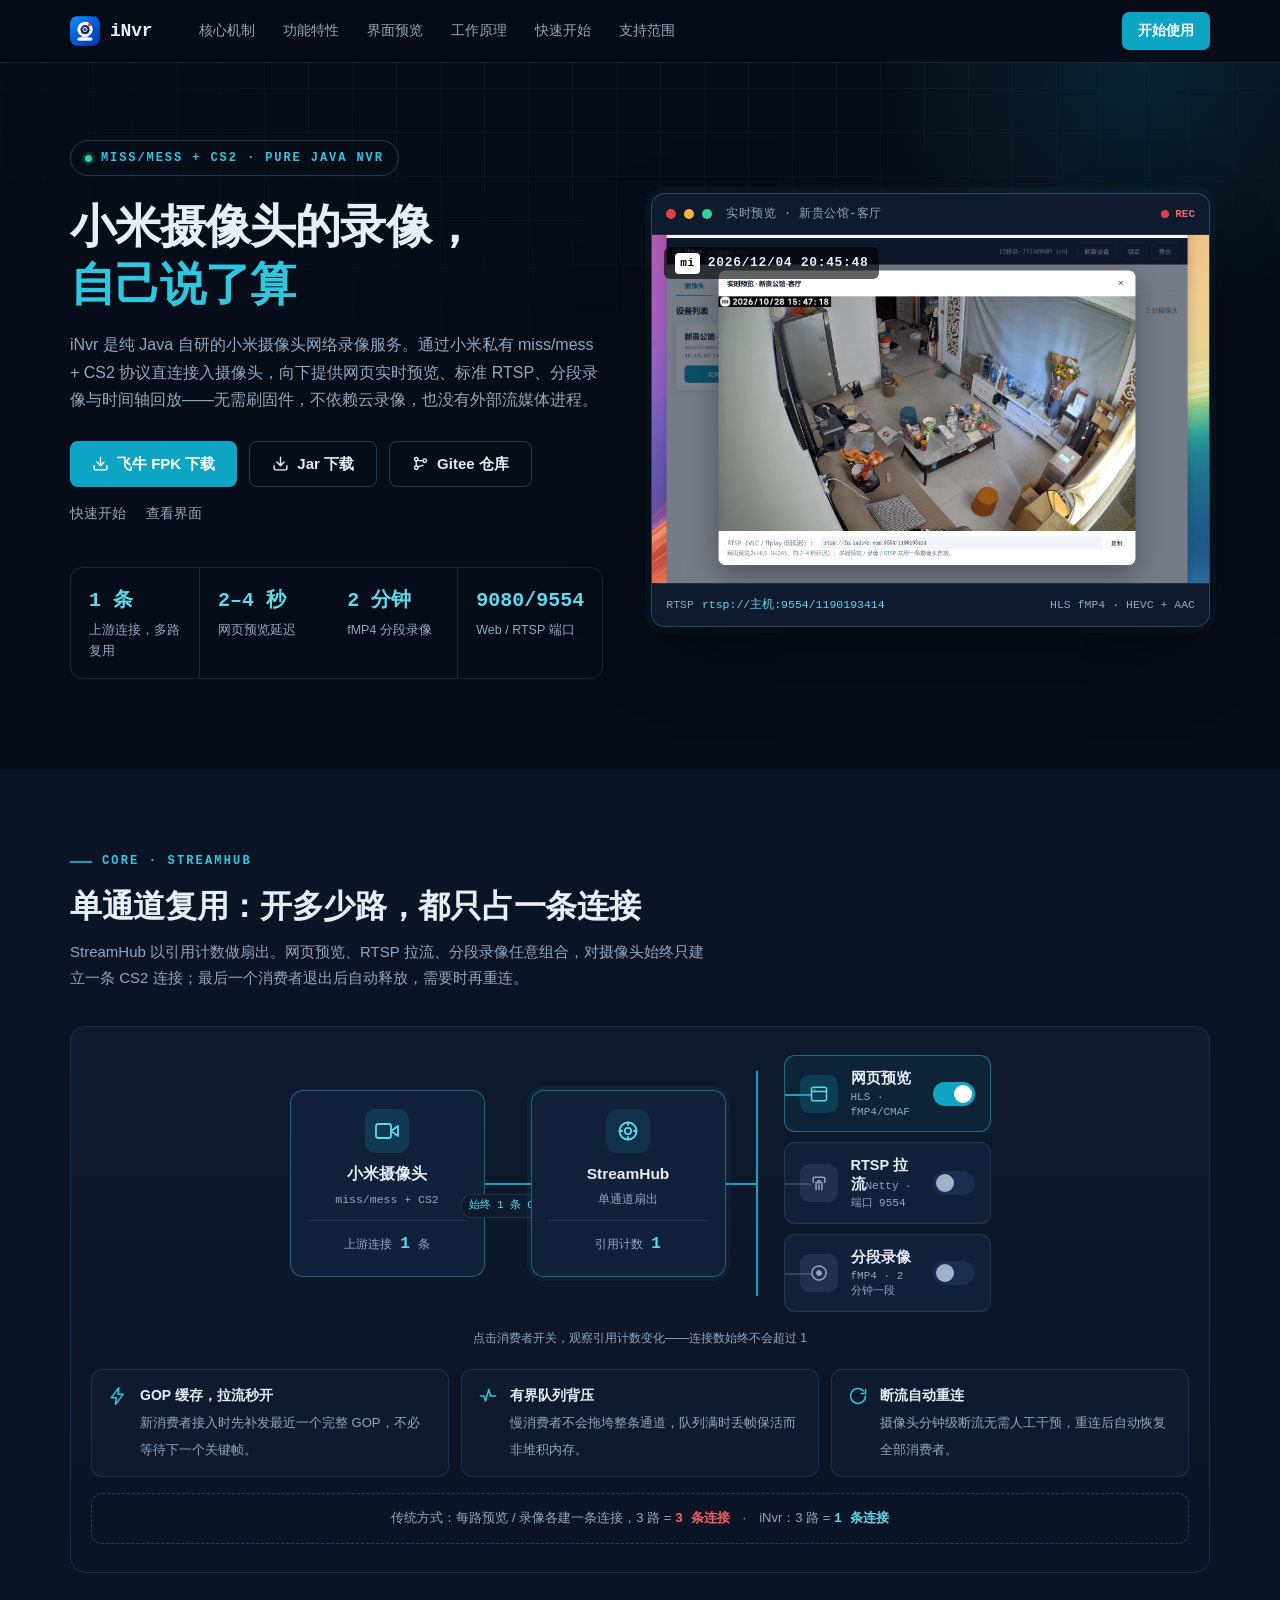
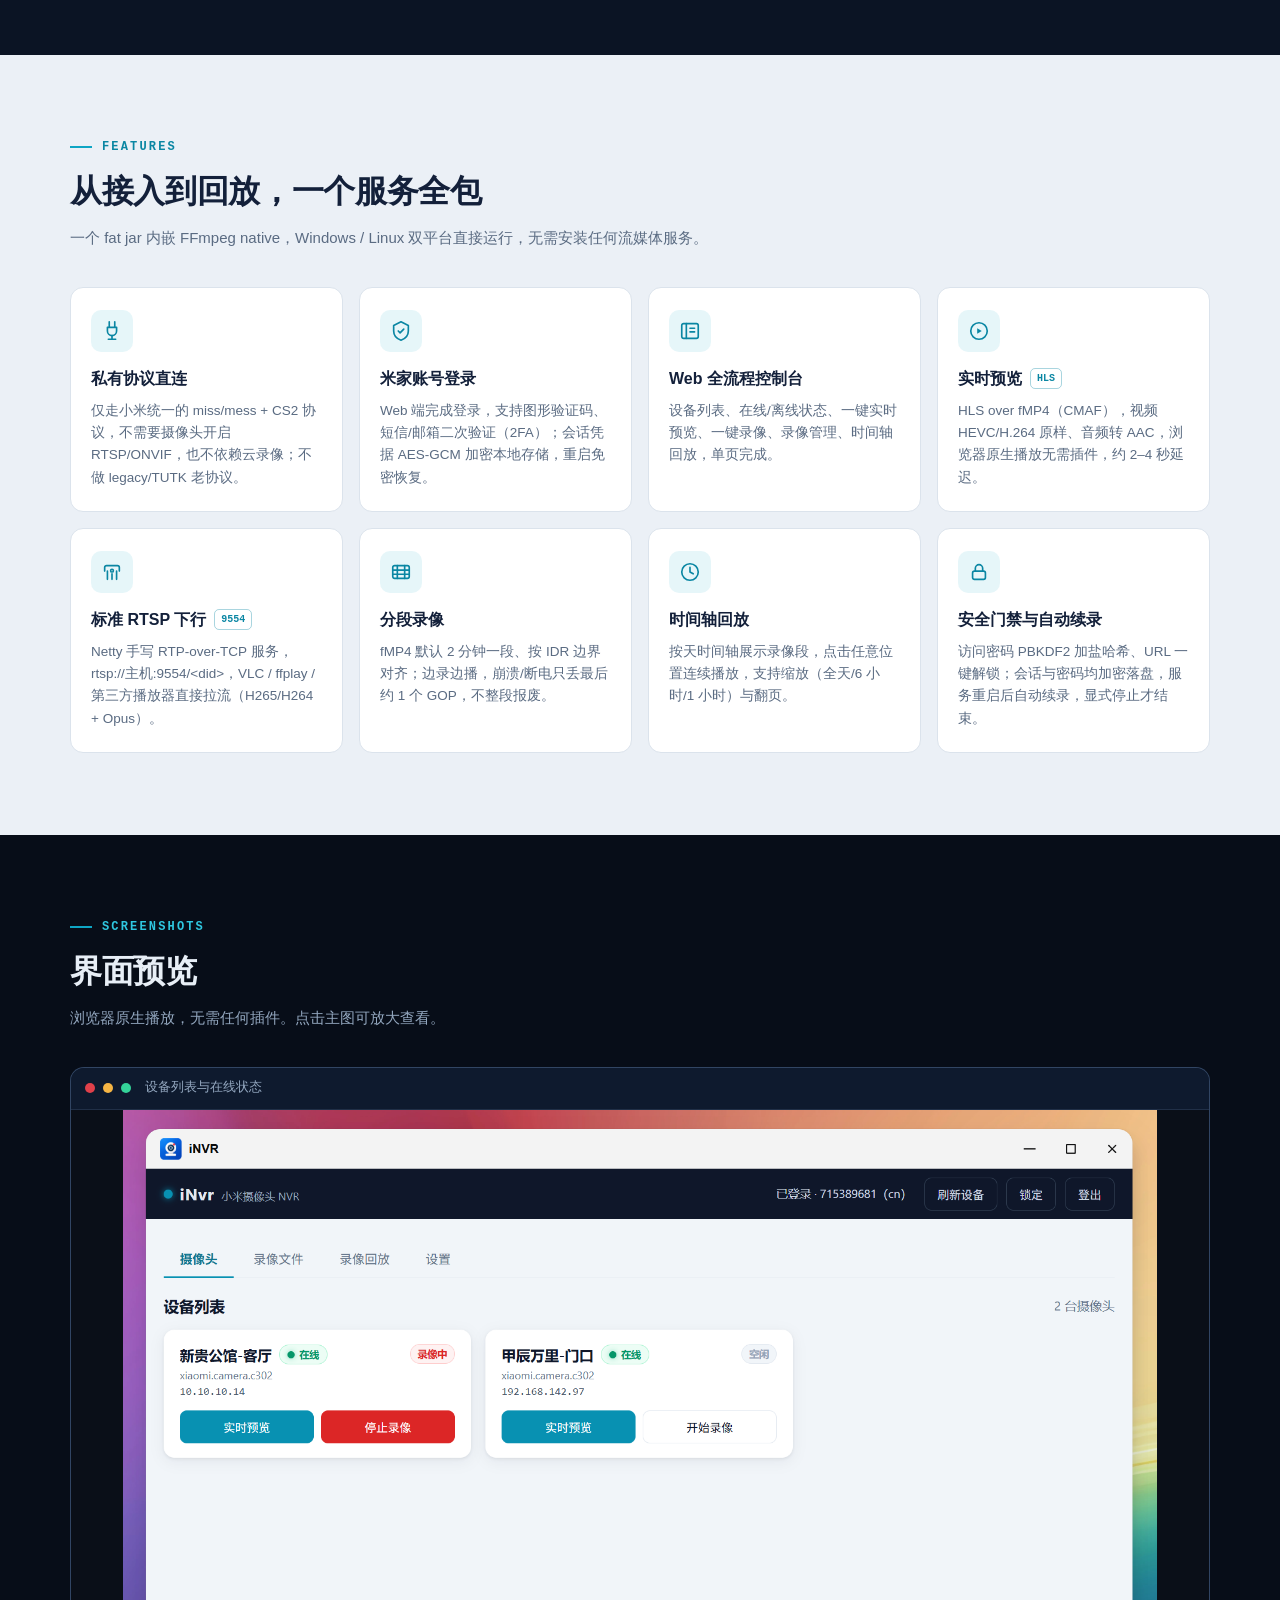
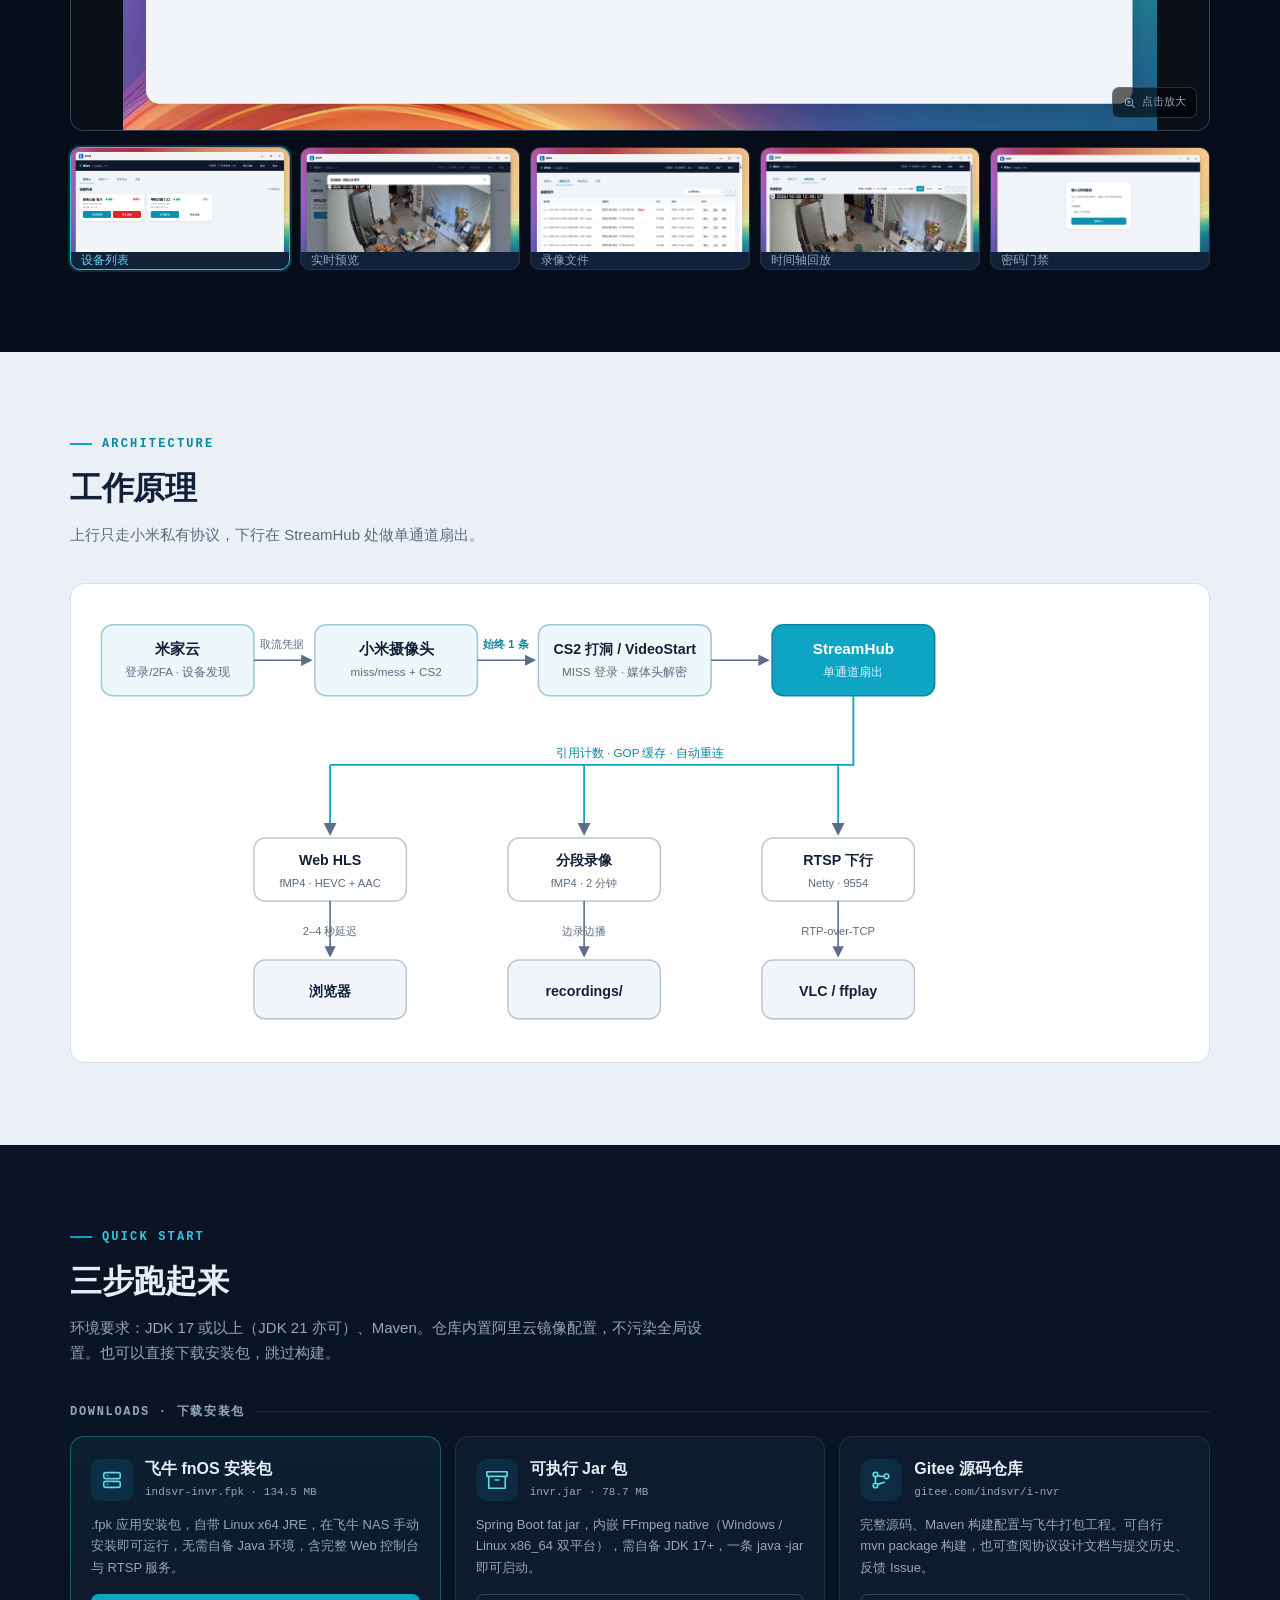
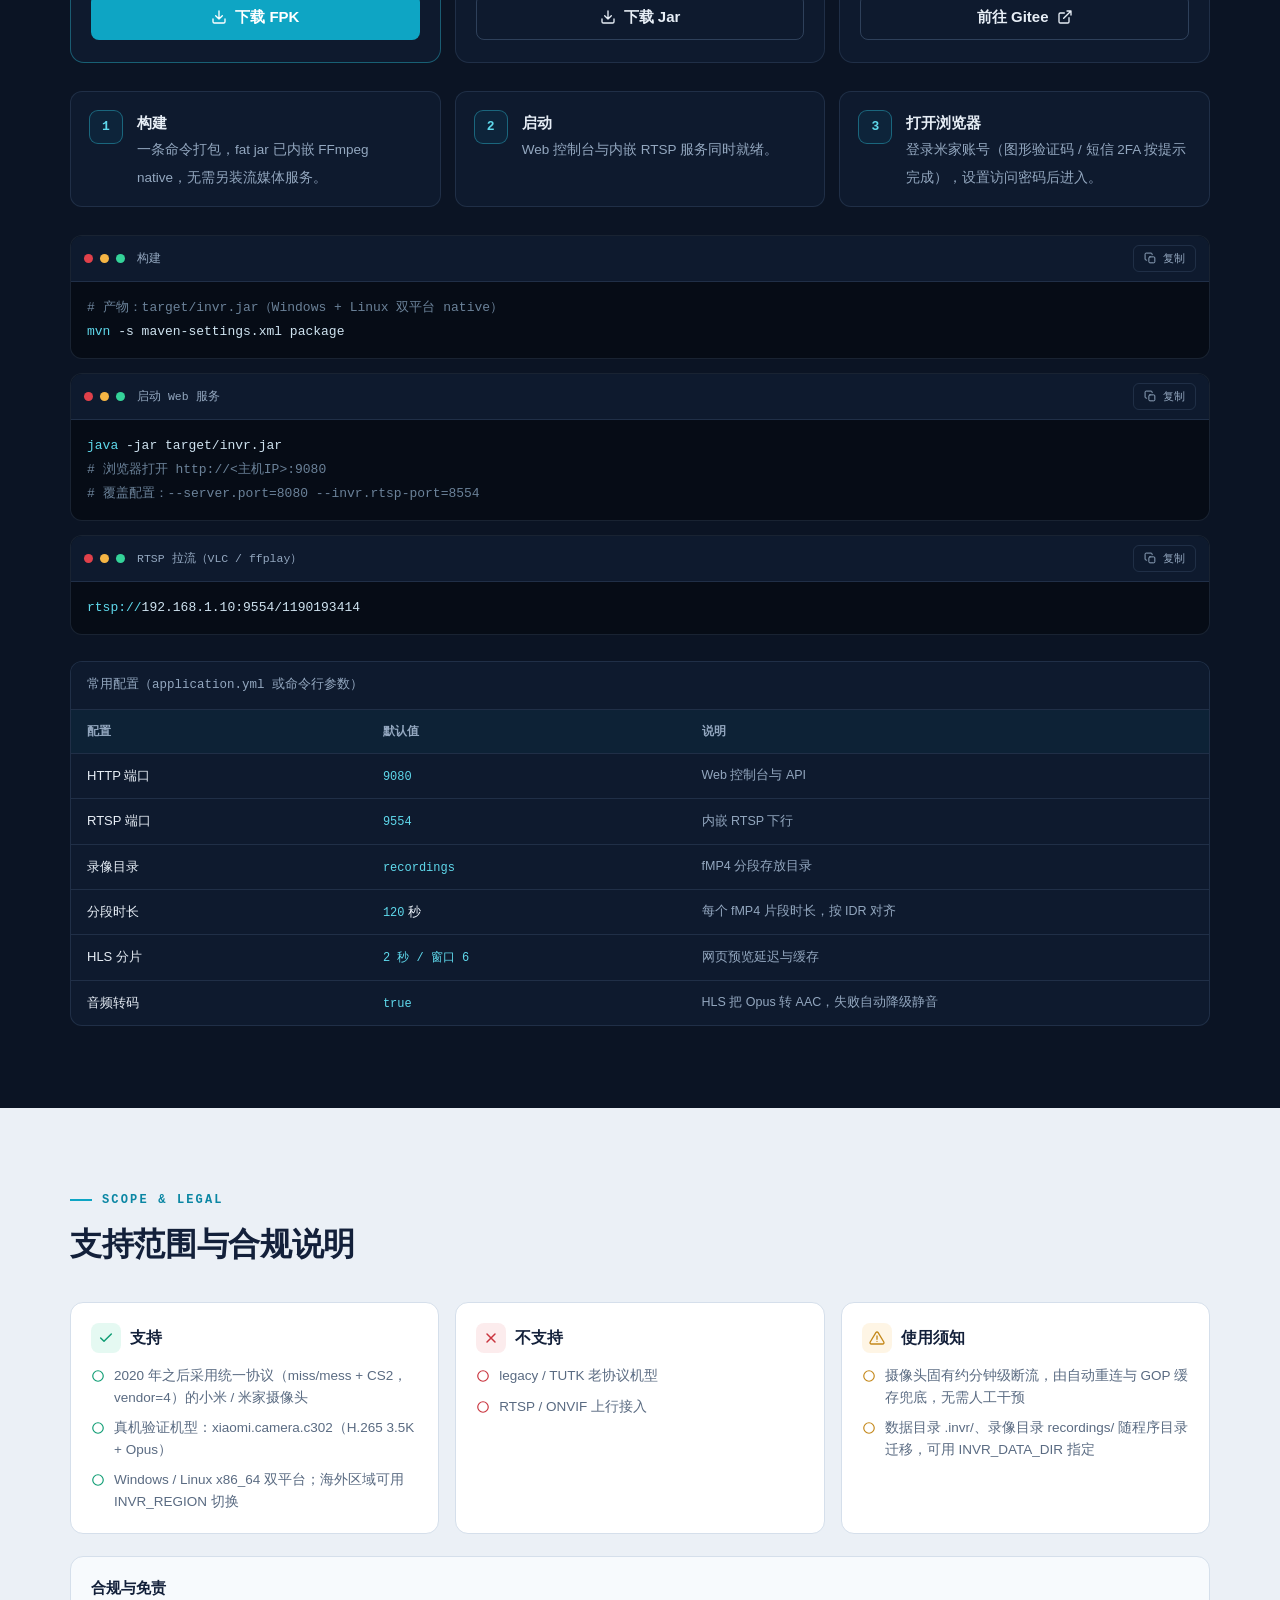
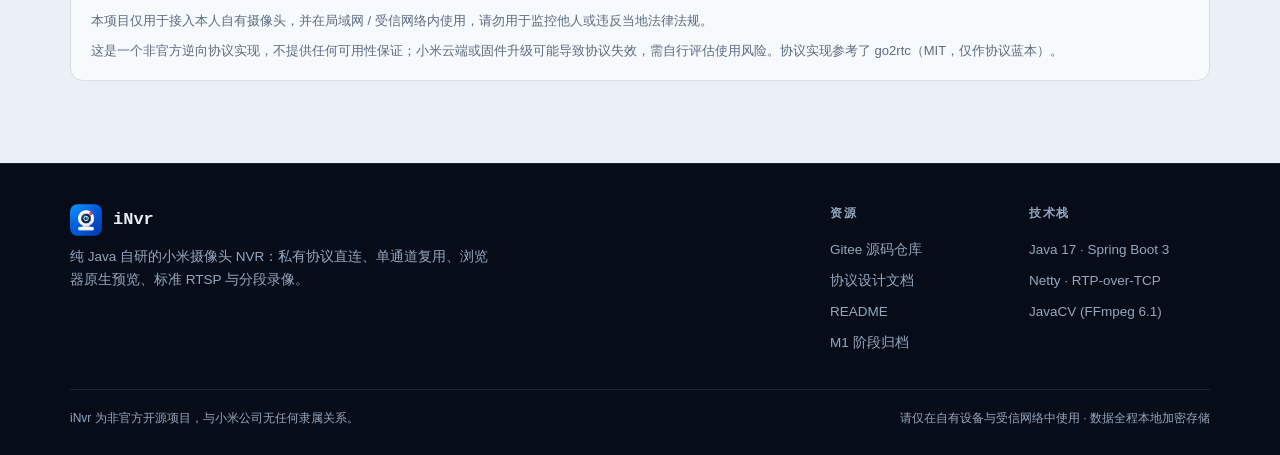
<file: website/iNvr官网.html>
<!DOCTYPE html>
<html lang="zh-CN">
<head>
<meta charset="UTF-8">
<meta name="viewport" content="width=device-width, initial-scale=1">
<title>iNvr · 小米摄像头 NVR — 纯 Java 自研网络录像服务</title>
<meta name="description" content="纯 Java 自研的小米摄像头网络录像服务：miss/mess + CS2 私有协议直连，单通道复用，Web 实时预览、标准 RTSP、分段录像与时间轴回放。">
<link rel="icon" href="data:image/svg+xml,%3Csvg xmlns='http://www.w3.org/2000/svg' viewBox='0 0 64 64'%3E%3Crect width='64' height='64' rx='14' fill='%230c6bd4'/%3E%3Ccircle cx='32' cy='28' r='17' fill='%23fff'/%3E%3Ccircle cx='32' cy='28' r='10' fill='%230a2140'/%3E%3Ccircle cx='32' cy='28' r='4.5' fill='%230c6bd4'/%3E%3Crect x='18' y='46' width='28' height='8' rx='4' fill='%23fff'/%3E%3Ccircle cx='46' cy='17' r='6' fill='%23e0404a'/%3E%3C/svg%3E">
<link rel="preconnect" href="https://miaoda.feishu.cn">
<link rel="stylesheet" href="https://miaoda.feishu.cn/fonts/css2?family=IBM+Plex+Mono:wght@400;500;600;700&display=swap">
<style>
/* ============================================================
   iNvr 官网 · 深色控制台美学
   配色对齐产品自身：深海军蓝 + 青色主色 + 录制红
   ============================================================ */
:root{
  --ink-950:#070d18;
  --ink-900:#0b1424;
  --ink-850:#0e1a2e;
  --ink-800:#12213a;
  --ink-700:#1a2d4d;
  --line:rgba(140,175,215,.14);
  --line-strong:rgba(140,175,215,.26);
  --teal-300:#5fd9ec;
  --teal-400:#2fc7e0;
  --teal-500:#0ea5c4;
  --teal-600:#0a86a3;
  --red-400:#f0606a;
  --red-500:#e0404a;
  --green-400:#34d399;
  --amber-400:#f5b544;
  --paper:#ebf0f6;
  --paper-card:#ffffff;
  --paper-ink:#13203a;
  --paper-muted:#5a6b82;
  --text:#e7eef6;
  --muted:#93a7bf;
  --mono:"IBM Plex Mono",ui-monospace,"Cascadia Mono",Consolas,monospace;
  --sans:"PingFang SC","Microsoft YaHei","Noto Sans SC","Segoe UI",sans-serif;
  --maxw:1180px;
}
*,*::before,*::after{box-sizing:border-box;margin:0;padding:0}
html{scroll-padding-top:72px}
body{
  font-family:var(--sans);
  background:var(--ink-950);
  color:var(--text);
  line-height:1.7;
  font-size:16px;
  -webkit-font-smoothing:antialiased;
  overflow-x:hidden;
}
img{max-width:100%;display:block}
a{color:inherit;text-decoration:none}
button{font-family:inherit;cursor:pointer;border:none;background:none;color:inherit}
::selection{background:var(--teal-500);color:#fff}
.wrap{width:100%;max-width:var(--maxw);margin:0 auto;padding:0 20px}
.mono{font-family:var(--mono)}

/* ---------- 通用区块 ---------- */
.section{padding:64px 0}
.section-dark{background:var(--ink-950)}
.section-deep{background:var(--ink-900)}
.section-paper{background:var(--paper);color:var(--paper-ink)}
.sec-head{margin-bottom:36px}
.sec-kicker{
  font-family:var(--mono);
  font-size:12px;letter-spacing:.18em;font-weight:600;
  color:var(--teal-400);
  display:flex;align-items:center;gap:10px;
  margin-bottom:14px;
}
.sec-kicker::before{content:"";width:22px;height:2px;background:var(--teal-500)}
.section-paper .sec-kicker{color:var(--teal-600)}
.sec-title{font-size:26px;font-weight:700;line-height:1.3;letter-spacing:-.01em}
.sec-sub{margin-top:12px;color:var(--muted);font-size:15px;max-width:640px}
.section-paper .sec-sub{color:var(--paper-muted)}

/* ---------- 按钮 ---------- */
.btn{
  display:inline-flex;align-items:center;justify-content:center;gap:8px;
  min-height:46px;padding:0 22px;border-radius:8px;
  font-size:15px;font-weight:600;
  transition:background .18s ease,border-color .18s ease,transform .12s ease;
  white-space:nowrap;
}
.btn:active{transform:translateY(1px)}
.btn-primary{background:var(--teal-500);color:#fff}
.btn-primary:hover{background:var(--teal-400)}
.btn-ghost{border:1px solid var(--line-strong);color:var(--text)}
.btn-ghost:hover{border-color:var(--teal-400);color:var(--teal-300)}
.btn-paper{border:1px solid #c6d2e0;color:var(--paper-ink)}
.btn-paper:hover{border-color:var(--teal-600);color:var(--teal-600)}
.btn-sm{min-height:38px;padding:0 16px;font-size:14px;border-radius:7px}

/* ---------- 顶部导航 ---------- */
.nav{
  position:fixed;top:0;left:0;right:0;z-index:100;
  background:rgba(7,13,24,.92);
  border-bottom:1px solid var(--line);
}
.nav-inner{display:flex;align-items:center;gap:16px;height:62px}
.nav-logo{display:flex;align-items:center;gap:10px;font-weight:700;font-size:18px;letter-spacing:-.01em}
.nav-logo img{width:30px;height:30px;border-radius:8px}
.nav-logo .nm{font-family:var(--mono)}
.nav-links{display:none;align-items:center;gap:4px;margin-left:18px}
.nav-links a{
  font-size:14px;color:var(--muted);
  padding:8px 12px;border-radius:6px;
  transition:color .15s;
}
.nav-links a:hover{color:var(--text)}
.nav-links a.active{color:var(--teal-300)}
.nav-cta{margin-left:auto;display:flex;align-items:center;gap:10px}
.nav-toggle{display:flex;flex-direction:column;gap:5px;padding:10px}
.nav-toggle span{width:20px;height:2px;background:var(--text);border-radius:2px;transition:.2s}
.nav-mobile{
  display:none;border-top:1px solid var(--line);
  padding:10px 20px 16px;background:var(--ink-900);
}
.nav-mobile.open{display:block}
.nav-mobile a{display:block;padding:12px 6px;color:var(--muted);font-size:15px;border-bottom:1px solid var(--line)}
.nav-mobile a:last-child{border-bottom:none}

/* ---------- Hero ---------- */
.hero{position:relative;padding:118px 0 72px;background:var(--ink-950);overflow:hidden}
.hero-grid-bg{
  position:absolute;inset:0;pointer-events:none;
  background-image:
    linear-gradient(rgba(120,170,210,.05) 1px,transparent 1px),
    linear-gradient(90deg,rgba(120,170,210,.05) 1px,transparent 1px);
  background-size:44px 44px;
  mask-image:radial-gradient(ellipse 90% 70% at 50% 0%,#000 30%,transparent 75%);
}
.hero-glow{
  position:absolute;pointer-events:none;
  width:560px;height:560px;border-radius:50%;
  background:radial-gradient(circle,rgba(14,165,196,.14),transparent 65%);
  top:-220px;right:-140px;
}
.hero-layout{position:relative;display:flex;flex-direction:column;gap:44px}
.hero-kicker{
  font-family:var(--mono);font-size:12px;font-weight:600;letter-spacing:.16em;
  color:var(--teal-400);
  border:1px solid var(--line-strong);border-radius:999px;
  padding:7px 14px;display:inline-flex;align-items:center;gap:9px;
}
.hero-kicker .dot{width:7px;height:7px;border-radius:50%;background:var(--green-400);box-shadow:0 0 0 3px rgba(52,211,153,.18)}
.hero h1{
  margin-top:22px;
  font-size:34px;font-weight:700;line-height:1.25;letter-spacing:-.02em;
}
.hero h1 .accent{color:var(--teal-400)}
.hero-desc{margin-top:18px;color:var(--muted);font-size:16px;max-width:560px}
.hero-actions{margin-top:28px;display:flex;flex-wrap:wrap;gap:12px}
.hero-stats{
  margin-top:38px;display:grid;grid-template-columns:repeat(2,1fr);
  border:1px solid var(--line);border-radius:12px;overflow:hidden;
}
.hero-stat{padding:16px 18px;border-right:1px solid var(--line);border-bottom:1px solid var(--line)}
.hero-stat:nth-child(2n){border-right:none}
.hero-stat:nth-child(3),.hero-stat:nth-child(4){border-bottom:none}
.hero-stat .v{font-family:var(--mono);font-size:20px;font-weight:600;color:var(--teal-300)}
.hero-stat .l{font-size:12.5px;color:var(--muted);margin-top:2px}

/* 监控屏幕 */
.monitor{position:relative}
.monitor-frame{
  border:1px solid var(--line-strong);
  border-radius:14px;overflow:hidden;
  background:var(--ink-800);
  box-shadow:0 30px 70px -20px rgba(0,0,0,.7),0 0 0 6px rgba(14,165,196,.05);
}
.monitor-bar{
  display:flex;align-items:center;gap:8px;
  padding:10px 14px;
  background:var(--ink-850);border-bottom:1px solid var(--line);
}
.monitor-bar .mb-dot{width:10px;height:10px;border-radius:50%}
.monitor-bar .mb-title{
  font-family:var(--mono);font-size:12px;color:var(--muted);
  margin-left:6px;letter-spacing:.04em;
}
.monitor-bar .mb-rec{margin-left:auto;display:flex;align-items:center;gap:6px;font-family:var(--mono);font-size:11px;color:var(--red-400);font-weight:600}
.rec-blink{width:8px;height:8px;border-radius:50%;background:var(--red-500);animation:recblink 1.4s infinite}
@keyframes recblink{0%,100%{opacity:1}50%{opacity:.25}}
.monitor-screen{position:relative;background:#000}
.monitor-screen img{width:100%;aspect-ratio:16/10;object-fit:cover;object-position:center}
.monitor-osd{
  position:absolute;top:12px;left:12px;
  display:flex;align-items:center;gap:8px;
  background:rgba(0,0,0,.62);border-radius:6px;
  padding:5px 11px;
  font-family:var(--mono);font-size:13px;font-weight:600;letter-spacing:.05em;
}
.monitor-osd .mi{background:#fff;color:#000;border-radius:4px;font-size:11px;padding:1px 5px;font-weight:700}
.monitor-osd .live{color:var(--red-400)}
.monitor-foot{
  padding:11px 14px;background:var(--ink-850);border-top:1px solid var(--line);
  font-family:var(--mono);font-size:11.5px;color:var(--muted);
  display:flex;align-items:center;gap:8px;flex-wrap:wrap;
}
.monitor-foot .url{color:var(--teal-300)}

/* ---------- 核心机制：单通道复用演示 ---------- */
.demo-stage{
  background:linear-gradient(180deg,var(--ink-850),var(--ink-900));
  border:1px solid var(--line);border-radius:16px;
  padding:28px 20px;
}
.demo-flow{display:flex;flex-direction:column;align-items:center;gap:0}
.demo-node{
  width:100%;max-width:300px;
  background:var(--ink-800);border:1px solid var(--line-strong);
  border-radius:13px;padding:18px 16px;text-align:center;
  position:relative;
}
.demo-node .nd-ico{
  width:44px;height:44px;margin:0 auto 8px;
  border-radius:11px;display:flex;align-items:center;justify-content:center;
  background:rgba(14,165,196,.12);color:var(--teal-300);
}
.demo-node .nd-name{font-weight:700;font-size:15.5px}
.demo-node .nd-desc{font-family:var(--mono);font-size:11.5px;color:var(--muted);margin-top:2px}
.demo-node .nd-badge{
  margin-top:11px;border-top:1px solid var(--line);padding-top:10px;
  font-family:var(--mono);font-size:12px;color:var(--muted);
  display:flex;align-items:center;justify-content:center;gap:8px;
}
.demo-node .nd-badge strong{font-size:16px;color:var(--teal-300);font-weight:700}
.node-hub{border-color:rgba(47,199,224,.4);box-shadow:0 0 0 4px rgba(14,165,196,.07)}
.node-cam.is-idle .nd-badge strong{color:var(--muted)}
.node-cam.is-live{border-color:rgba(47,199,224,.4)}
.node-cam.is-live .nd-ico{background:rgba(14,165,196,.18)}
.link-line{
  align-self:center;
  width:2px;height:38px;
  background:repeating-linear-gradient(180deg,var(--line-strong) 0 6px,transparent 6px 11px);
  position:relative;
}
.link-line span{
  position:absolute;left:50%;top:50%;transform:translate(-50%,-50%);
  background:var(--ink-850);border:1px solid var(--line);
  font-family:var(--mono);font-size:10.5px;color:var(--teal-300);
  padding:2px 8px;border-radius:999px;white-space:nowrap;
}
.link-line.is-live{background:var(--teal-500)}
.demo-consumers{width:100%;display:flex;flex-direction:column;align-items:center;gap:12px;margin-top:6px}
.consumer{
  width:100%;max-width:300px;
  display:flex;align-items:center;gap:13px;
  background:var(--ink-800);border:1px solid var(--line);
  border-radius:11px;padding:13px 15px;text-align:left;
  transition:border-color .18s,background .18s;
}
.consumer:hover{border-color:var(--line-strong)}
.consumer .c-sw{
  width:38px;height:38px;flex:none;border-radius:9px;
  display:flex;align-items:center;justify-content:center;
  background:rgba(147,167,191,.12);color:var(--muted);
  transition:.18s;
}
.consumer .c-meta{min-width:0;flex:1}
.consumer .c-name{font-weight:600;font-size:14.5px}
.consumer .c-desc{font-family:var(--mono);font-size:11px;color:var(--muted)}
.consumer .c-toggle{
  width:42px;height:24px;border-radius:999px;flex:none;
  background:var(--ink-700);position:relative;transition:background .18s;
}
.consumer .c-toggle::after{
  content:"";position:absolute;top:3px;left:3px;
  width:18px;height:18px;border-radius:50%;background:#9fb2c8;transition:.18s;
}
.consumer.on{border-color:rgba(47,199,224,.45);background:rgba(14,165,196,.07)}
.consumer.on .c-sw{background:rgba(14,165,196,.2);color:var(--teal-300)}
.consumer.on .c-toggle{background:var(--teal-500)}
.consumer.on .c-toggle::after{left:21px;background:#fff}
.consumer-hint{font-size:12px;color:var(--muted);text-align:center;margin-top:16px}
.demo-notes{display:grid;grid-template-columns:1fr;gap:12px;margin-top:20px}
.demo-note{
  display:flex;gap:12px;align-items:flex-start;
  border:1px solid var(--line);border-radius:11px;padding:14px 16px;
  background:var(--ink-850);
}
.demo-note .dn-ico{color:var(--teal-400);flex:none;margin-top:2px}
.demo-note b{font-size:14px;display:block}
.demo-note span{font-size:13px;color:var(--muted)}
.demo-compare{
  margin-top:16px;border:1px dashed var(--line-strong);border-radius:11px;
  padding:13px 16px;font-size:13px;color:var(--muted);text-align:center;
}
.demo-compare b{color:var(--red-400);font-family:var(--mono)}
.demo-compare em{color:var(--teal-300);font-style:normal;font-family:var(--mono);font-weight:700}

/* ---------- 功能特性 ---------- */
.feat-grid{display:grid;grid-template-columns:1fr;gap:16px}
.feat{
  background:var(--paper-card);border:1px solid #dbe3ec;border-radius:13px;
  padding:22px 20px;
  transition:transform .18s,box-shadow .18s,border-color .18s;
}
.feat:hover{transform:translateY(-3px);box-shadow:0 14px 30px -14px rgba(19,32,58,.25);border-color:#c2d0e0}
.feat .f-ico{
  width:42px;height:42px;border-radius:10px;
  background:rgba(14,165,196,.1);color:var(--teal-600);
  display:flex;align-items:center;justify-content:center;margin-bottom:13px;
}
.feat h3{font-size:16px;font-weight:700;display:flex;align-items:center;gap:8px}
.feat h3 .tag{font-family:var(--mono);font-size:10px;font-weight:600;color:var(--teal-600);border:1px solid rgba(10,134,163,.35);border-radius:5px;padding:1px 6px}
.feat p{margin-top:8px;font-size:13.5px;color:var(--paper-muted);line-height:1.65}

/* ---------- 界面预览 ---------- */
.shot-stage{
  border:1px solid var(--line-strong);border-radius:14px;overflow:hidden;
  background:var(--ink-800);
}
.shot-bar{
  display:flex;align-items:center;gap:8px;
  padding:10px 14px;background:var(--ink-850);border-bottom:1px solid var(--line);
}
.shot-bar .sb-dot{width:10px;height:10px;border-radius:50%}
.shot-bar .sb-title{font-family:var(--mono);font-size:12.5px;color:var(--muted);margin-left:6px}
.shot-main{position:relative;cursor:zoom-in;background:#0a0f18}
.shot-main img{width:100%;max-height:620px;object-fit:contain;object-position:top}
.shot-zoom-hint{
  position:absolute;right:12px;bottom:12px;
  background:rgba(0,0,0,.6);border:1px solid var(--line-strong);
  font-family:var(--mono);font-size:11px;color:var(--muted);
  padding:5px 10px;border-radius:7px;display:flex;align-items:center;gap:6px;
  pointer-events:none;
}
.shot-thumbs{display:grid;grid-template-columns:repeat(3,1fr);gap:10px;margin-top:16px}
.shot-thumb{
  border:1px solid var(--line);border-radius:10px;overflow:hidden;
  background:var(--ink-800);padding:0;text-align:left;
  transition:border-color .15s,transform .15s;
}
.shot-thumb:hover{border-color:var(--line-strong);transform:translateY(-2px)}
.shot-thumb.active{border-color:var(--teal-400);box-shadow:0 0 0 2px rgba(47,199,224,.18)}
.shot-thumb img{width:100%;height:84px;object-fit:cover;object-position:top}
.shot-thumb .st-t{padding:7px 10px;font-size:12px;color:var(--muted);white-space:nowrap;overflow:hidden;text-overflow:ellipsis}
.shot-thumb.active .st-t{color:var(--teal-300)}

/* Lightbox */
.lightbox{
  position:fixed;inset:0;z-index:200;
  background:rgba(4,8,15,.93);
  display:none;align-items:center;justify-content:center;
  padding:24px;
}
.lightbox.open{display:flex}
.lightbox img{max-width:100%;max-height:88vh;object-fit:contain;border-radius:8px;box-shadow:0 30px 80px rgba(0,0,0,.6)}
.lb-close{
  position:absolute;top:18px;right:22px;
  width:44px;height:44px;border-radius:10px;
  border:1px solid var(--line-strong);color:var(--text);
  display:flex;align-items:center;justify-content:center;
}
.lb-nav{
  position:absolute;top:50%;transform:translateY(-50%);
  width:48px;height:48px;border-radius:12px;
  border:1px solid var(--line-strong);color:var(--text);
  display:flex;align-items:center;justify-content:center;
}
.lb-prev{left:20px}.lb-next{right:20px}
.lb-caption{
  position:absolute;bottom:18px;left:50%;transform:translateX(-50%);
  font-family:var(--mono);font-size:13px;color:var(--muted);
}

/* ---------- 工作原理 ---------- */
.arch-svg{width:100%;height:auto;border:1px solid #d5dfeb;border-radius:14px;background:#fff;display:block}
.arch-mobile{display:none;flex-direction:column;gap:10px}
.arch-m-node{
  background:#fff;border:1px solid #d5dfeb;border-radius:11px;padding:13px 16px;
}
.arch-m-node b{font-size:14px;display:block}
.arch-m-node span{font-size:12.5px;color:var(--paper-muted)}
.arch-m-node.hub{border-color:var(--teal-500);background:#f0fafc}
.arch-m-node.hub b{color:var(--teal-600)}
.arch-m-arrow{text-align:center;color:var(--paper-muted);font-size:17px;line-height:1}
.arch-m-group{display:grid;grid-template-columns:1fr;gap:10px}
.arch-m-out{background:#fff;border:1px solid #d5dfeb;border-radius:11px;padding:11px 15px;display:flex;align-items:center;gap:10px;font-size:13px}
.arch-m-out .amo-ico{color:var(--teal-600);flex:none}
.arch-m-out .amo-arrow{color:var(--paper-muted)}

/* ---------- 快速开始 ---------- */
.steps{display:grid;grid-template-columns:1fr;gap:14px;margin-bottom:28px}
.step{
  background:var(--ink-850);border:1px solid var(--line);border-radius:12px;
  padding:18px 18px 16px;display:flex;gap:14px;
}
.step .s-no{
  font-family:var(--mono);font-size:13px;font-weight:700;color:var(--teal-300);
  width:34px;height:34px;flex:none;border-radius:9px;
  border:1px solid rgba(47,199,224,.4);display:flex;align-items:center;justify-content:center;
  background:rgba(14,165,196,.08);
}
.step b{font-size:15px;display:block}
.step span{font-size:13.5px;color:var(--muted)}
.terminal{
  background:#060c16;border:1px solid var(--line);border-radius:12px;overflow:hidden;margin-bottom:14px;
}
.term-bar{
  display:flex;align-items:center;gap:7px;
  padding:9px 13px;background:var(--ink-850);border-bottom:1px solid var(--line);
}
.term-bar .t-dot{width:9px;height:9px;border-radius:50%}
.term-bar .t-title{font-family:var(--mono);font-size:11.5px;color:var(--muted);margin-left:5px}
.term-copy{
  margin-left:auto;display:flex;align-items:center;gap:6px;
  font-family:var(--mono);font-size:11px;color:var(--muted);
  padding:5px 10px;border-radius:6px;border:1px solid var(--line);
  transition:.15s;
}
.term-copy:hover{color:var(--teal-300);border-color:var(--teal-500)}
.term-body{
  padding:14px 16px;font-family:var(--mono);font-size:13px;line-height:1.85;
  overflow-x:auto;white-space:pre;color:#cfe3f0;
}
.term-body .cm{color:#6b8299}
.term-body .cmd{color:#5fd9ec}
.term-body .flag{color:#f5b544}
.cfg-wrap{
  margin-top:26px;border:1px solid var(--line);border-radius:12px;overflow:hidden;
  background:var(--ink-850);
}
.cfg-title{
  padding:13px 16px;font-family:var(--mono);font-size:12.5px;color:var(--muted);
  border-bottom:1px solid var(--line);background:var(--ink-850);
}
.cfg-table{width:100%;border-collapse:collapse;table-layout:fixed;font-size:13px}
.cfg-table th,.cfg-table td{padding:11px 16px;text-align:left;border-bottom:1px solid var(--line)}
.cfg-table th{font-size:12px;color:var(--muted);font-weight:600;background:rgba(14,165,196,.05)}
.cfg-table td code{font-family:var(--mono);font-size:12px;color:var(--teal-300)}
.cfg-table td:last-child{color:var(--muted);font-size:12.5px}
.cfg-table tr:last-child td{border-bottom:none}

/* ---------- 支持范围 ---------- */
.support-grid{display:grid;grid-template-columns:1fr;gap:16px}
.support-card{
  background:#fff;border:1px solid #d5dfeb;border-radius:13px;padding:20px;
}
.support-card h3{font-size:15.5px;display:flex;align-items:center;gap:9px;margin-bottom:12px}
.support-card h3 .s-ico{
  width:30px;height:30px;border-radius:8px;display:flex;align-items:center;justify-content:center;flex:none;
}
.support-card ul{list-style:none;display:flex;flex-direction:column;gap:9px}
.support-card li{font-size:13.5px;color:var(--paper-muted);display:flex;gap:9px;line-height:1.6}
.support-card li svg{flex:none;margin-top:4px}
.s-ico.ok{background:rgba(52,211,153,.13);color:#0f9d74}
.s-ico.no{background:rgba(224,64,74,.1);color:#c9333d}
.s-ico.note{background:rgba(245,181,68,.14);color:#c4881a}
.legal{
  margin-top:22px;border:1px solid #d5dfeb;border-radius:13px;background:#f7fafd;
  padding:18px 20px;
}
.legal h3{font-size:15px;margin-bottom:10px}
.legal p{font-size:13px;color:var(--paper-muted);margin-bottom:8px;line-height:1.7}
.legal p:last-child{margin-bottom:0}

/* ---------- Footer ---------- */
.footer{background:var(--ink-950);border-top:1px solid var(--line);padding:40px 0 30px}
.footer-top{display:flex;flex-direction:column;gap:22px}
.footer-brand{display:flex;align-items:center;gap:11px;font-weight:700;font-size:17px}
.footer-brand img{width:32px;height:32px;border-radius:8px}
.footer-slogan{font-size:13.5px;color:var(--muted);margin-top:10px;max-width:420px}
.footer-cols{display:grid;grid-template-columns:1fr 1fr;gap:18px}
.footer-col h4{font-family:var(--mono);font-size:11.5px;letter-spacing:.14em;color:var(--muted);margin-bottom:11px;font-weight:600}
.footer-col a{display:block;font-size:13.5px;color:var(--muted);padding:4px 0;transition:color .15s}
.footer-col a:hover{color:var(--teal-300)}
.footer-bottom{
  margin-top:30px;padding-top:18px;border-top:1px solid var(--line);
  font-size:12px;color:var(--muted);display:flex;flex-direction:column;gap:6px;
}

/* ---------- Toast ---------- */
.toast{
  position:fixed;left:50%;bottom:34px;transform:translate(-50%,16px);
  background:var(--ink-800);border:1px solid var(--teal-500);
  color:var(--text);font-size:13.5px;
  padding:11px 20px;border-radius:10px;z-index:300;
  opacity:0;pointer-events:none;transition:opacity .22s,transform .22s;
  display:flex;align-items:center;gap:8px;
  box-shadow:0 14px 40px rgba(0,0,0,.5);
}
.toast.show{opacity:1;transform:translate(-50%,0)}

/* ---------- Hero 次级文字链接 ---------- */
.hero-links{margin-top:16px;display:flex;flex-wrap:wrap;gap:20px}
.hero-links a{
  font-size:13.5px;color:var(--muted);
  display:inline-flex;align-items:center;gap:6px;
  border-bottom:1px solid transparent;padding-bottom:2px;transition:.15s;
}
.hero-links a:hover{color:var(--teal-300);border-bottom-color:var(--teal-500)}

/* ---------- 下载区 ---------- */
.dl-grid{display:grid;grid-template-columns:1fr;gap:14px}
.dl-card{
  background:var(--ink-850);border:1px solid var(--line);border-radius:14px;
  padding:22px 20px;display:flex;flex-direction:column;
}
.dl-card.featured{
  border-color:rgba(47,199,224,.38);
  background:linear-gradient(180deg,rgba(14,165,196,.09),var(--ink-850) 65%);
}
.dl-head{display:flex;align-items:center;gap:12px;margin-bottom:12px}
.dl-ico{
  width:42px;height:42px;border-radius:11px;flex:none;
  display:flex;align-items:center;justify-content:center;
  background:rgba(14,165,196,.13);color:var(--teal-300);
}
.dl-name{font-weight:700;font-size:16px;line-height:1.3}
.dl-meta{font-family:var(--mono);font-size:11px;color:var(--muted);margin-top:3px}
.dl-desc{font-size:13px;color:var(--muted);line-height:1.65;flex:1;margin-bottom:16px}
.dl-actions{display:flex;flex-direction:column;gap:9px}
.dl-file{
  font-family:var(--mono);font-size:11px;color:var(--muted);
  display:flex;align-items:center;gap:6px;
}
.btn-block{width:100%}
.dl-section-title{
  font-family:var(--mono);font-size:12px;letter-spacing:.14em;font-weight:600;
  color:var(--muted);margin-bottom:14px;display:flex;align-items:center;gap:10px;
}
.dl-section-title::after{content:"";flex:1;height:1px;background:var(--line)}

/* ============================================================
   响应式：桌面增强（默认样式为窄屏）
   ============================================================ */
@media (min-width:640px){
  .feat-grid{grid-template-columns:repeat(2,1fr)}
  .arch-m-group{grid-template-columns:repeat(3,1fr)}
}
@media (min-width:768px){
  .section{padding:82px 0}
  .hero{padding:140px 0 90px}
  .hero h1{font-size:44px}
  .hero-stats{grid-template-columns:repeat(4,1fr)}
  .hero-stat{border-bottom:none}
  .hero-stat:nth-child(2n){border-right:var(--line)}
  .hero-stat:last-child{border-right:none}
  .sec-title{font-size:32px}
  .shot-thumbs{grid-template-columns:repeat(5,1fr)}
  .shot-thumb img{height:104px}
  .footer-cols{grid-template-columns:repeat(2,1fr)}
}
@media (min-width:900px){
  .demo-flow{flex-direction:row;justify-content:center;align-items:center}
  .demo-node{max-width:195px;flex:none}
  .link-line{
    width:46px;height:2px;
    background:repeating-linear-gradient(90deg,var(--line-strong) 0 6px,transparent 6px 11px);
  }
  .link-line.is-live{background:var(--teal-500)}
  .link-line span{top:calc(100% + 9px);transform:translateX(-50%)}
  #linkBus{
    display:block !important;width:30px;height:2px;flex:none;
    background:repeating-linear-gradient(90deg,var(--line-strong) 0 6px,transparent 6px 11px);
  }
  #linkBus.is-live{background:var(--teal-500)}
  .demo-consumers{
    width:235px;flex:none;margin-top:0;gap:10px;
    position:relative;padding-left:28px;
  }
  .consumer{max-width:none;position:relative}
  .demo-consumers::before{
    content:"";position:absolute;left:0;top:16px;bottom:16px;width:2px;
    background:var(--line-strong);
  }
  .demo-consumers.has-on::before{background:var(--teal-500)}
  .consumer::before{
    content:"";position:absolute;left:0;top:50%;width:26px;height:2px;
    background:var(--line-strong);
  }
  .consumer.on::before{background:var(--teal-500)}
  .demo-notes{grid-template-columns:repeat(3,1fr)}
  .steps{grid-template-columns:repeat(3,1fr)}
  .dl-grid{grid-template-columns:repeat(3,1fr)}
}
@media (min-width:960px){
  .hero-layout{flex-direction:row;align-items:center;gap:48px}
  .hero-copy{flex:1.05;min-width:0}
  .monitor{flex:1.1;min-width:0}
  .hero h1{font-size:46px}
  .support-grid{grid-template-columns:repeat(3,1fr)}
  .footer-top{flex-direction:row;justify-content:space-between;gap:40px}
  .footer-cols{min-width:380px}
  .footer-bottom{flex-direction:row;justify-content:space-between;gap:14px}
}
@media (min-width:1000px){
  .nav-links{display:flex}
  .nav-toggle{display:none}
  #navCta{display:inline-flex !important}
}
@media (min-width:1020px){
  .feat-grid{grid-template-columns:repeat(4,1fr)}
}
@media (max-width:820px){
  .arch-desktop{display:none}
  .arch-mobile{display:flex}
}
@media (prefers-reduced-motion:reduce){
  .rec-blink{animation:none}
  *{transition:none !important}
}
</style>
</head>
<body>

<!-- ==================== 顶部导航 ==================== -->
<header class="nav">
  <div class="wrap nav-inner">
    <a class="nav-logo" href="#top">
      <img src="assets/images/icon.png" alt="iNvr 图标">
      <span class="nm">iNvr</span>
    </a>
    <nav class="nav-links" id="navLinks">
      <a href="#core">核心机制</a>
      <a href="#features">功能特性</a>
      <a href="#screens">界面预览</a>
      <a href="#how">工作原理</a>
      <a href="#start">快速开始</a>
      <a href="#support">支持范围</a>
    </nav>
    <div class="nav-cta">
      <a class="btn btn-primary btn-sm" href="#start" style="display:none" id="navCta">开始使用</a>
      <button class="nav-toggle" id="navToggle" aria-label="展开菜单">
        <span></span><span></span><span></span>
      </button>
    </div>
  </div>
  <nav class="nav-mobile" id="navMobile">
    <a href="#core">核心机制</a>
    <a href="#features">功能特性</a>
    <a href="#screens">界面预览</a>
    <a href="#how">工作原理</a>
    <a href="#start">快速开始</a>
    <a href="#support">支持范围</a>
  </nav>
</header>

<!-- ==================== Hero ==================== -->
<section class="hero" id="top">
  <div class="hero-grid-bg" aria-hidden="true"></div>
  <div class="hero-glow" aria-hidden="true"></div>
  <div class="wrap hero-layout">
    <div class="hero-copy">
      <span class="hero-kicker"><span class="dot"></span>MISS/MESS + CS2 · PURE JAVA NVR</span>
      <h1>小米摄像头的录像，<br><span class="accent">自己说了算</span></h1>
      <p class="hero-desc">iNvr 是纯 Java 自研的小米摄像头网络录像服务。通过小米私有 miss/mess + CS2 协议直连接入摄像头，向下提供网页实时预览、标准 RTSP、分段录像与时间轴回放——无需刷固件，不依赖云录像，也没有外部流媒体进程。</p>
      <div class="hero-actions">
        <a class="btn btn-primary" href="https://fn.indsvr.com/s/0f443151720840d0aa" target="_blank" rel="noopener">
          <svg width="17" height="17" viewBox="0 0 24 24" fill="none" stroke="currentColor" stroke-width="2" stroke-linecap="round" stroke-linejoin="round"><path d="M21 15v4a2 2 0 0 1-2 2H5a2 2 0 0 1-2-2v-4M7 10l5 5 5-5M12 15V3"/></svg>
          飞牛 FPK 下载
        </a>
        <a class="btn btn-ghost" href="https://fn.indsvr.com/s/bd5cbd9ff6d34bf6b5" target="_blank" rel="noopener">
          <svg width="17" height="17" viewBox="0 0 24 24" fill="none" stroke="currentColor" stroke-width="2" stroke-linecap="round" stroke-linejoin="round"><path d="M21 15v4a2 2 0 0 1-2 2H5a2 2 0 0 1-2-2v-4M7 10l5 5 5-5M12 15V3"/></svg>
          Jar 下载
        </a>
        <a class="btn btn-ghost" href="https://gitee.com/indsvr/i-nvr" target="_blank" rel="noopener">
          <svg width="17" height="17" viewBox="0 0 24 24" fill="none" stroke="currentColor" stroke-width="2" stroke-linecap="round" stroke-linejoin="round"><circle cx="6" cy="6" r="2.5"/><circle cx="6" cy="18" r="2.5"/><circle cx="18" cy="8" r="2.5"/><path d="M6 8.5v7M8.2 7.2c2 .8 4.3 1 6.3.8M8.2 16.8c2.4-1 4.7-1.3 7.3-2.4"/></svg>
          Gitee 仓库
        </a>
      </div>
      <div class="hero-links">
        <a href="#start">快速开始</a>
        <a href="#screens">查看界面</a>
      </div>
      <div class="hero-stats">
        <div class="hero-stat"><div class="v">1 条</div><div class="l">上游连接，多路复用</div></div>
        <div class="hero-stat"><div class="v">2–4 秒</div><div class="l">网页预览延迟</div></div>
        <div class="hero-stat"><div class="v">2 分钟</div><div class="l">fMP4 分段录像</div></div>
        <div class="hero-stat"><div class="v">9080/9554</div><div class="l">Web / RTSP 端口</div></div>
      </div>
    </div>
    <div class="monitor">
      <div class="monitor-frame">
        <div class="monitor-bar">
          <span class="mb-dot" style="background:#e0404a"></span>
          <span class="mb-dot" style="background:#f5b544"></span>
          <span class="mb-dot" style="background:#34d399"></span>
          <span class="mb-title">实时预览 · 新贵公馆-客厅</span>
          <span class="mb-rec"><span class="rec-blink"></span>REC</span>
        </div>
        <div class="monitor-screen">
          <img src="assets/images/02-preview.png" alt="iNvr 网页实时预览画面">
          <div class="monitor-osd">
            <span class="mi">mi</span>
            <span id="heroClock">2026/10/28 15:47:18</span>
          </div>
        </div>
        <div class="monitor-foot">
          <span>RTSP</span><span class="url">rtsp://主机:9554/1190193414</span>
          <span style="margin-left:auto">HLS fMP4 · HEVC + AAC</span>
        </div>
      </div>
    </div>
  </div>
</section>
<!-- ==================== 核心机制：单通道复用 ==================== -->
<section class="section section-deep" id="core">
  <div class="wrap">
    <div class="sec-head">
      <div class="sec-kicker">CORE · STREAMHUB</div>
      <h2 class="sec-title">单通道复用：开多少路，都只占一条连接</h2>
      <p class="sec-sub">StreamHub 以引用计数做扇出。网页预览、RTSP 拉流、分段录像任意组合，对摄像头始终只建立一条 CS2 连接；最后一个消费者退出后自动释放，需要时再重连。</p>
    </div>
    <div class="demo-stage">
      <div class="demo-flow">
        <div class="demo-node node-cam is-live" id="camNode">
          <div class="nd-ico">
            <svg width="24" height="24" viewBox="0 0 24 24" fill="none" stroke="currentColor" stroke-width="1.8" stroke-linecap="round" stroke-linejoin="round"><path d="M23 7l-7 5 7 5V7z"/><rect x="1" y="5" width="15" height="14" rx="2"/></svg>
          </div>
          <div class="nd-name">小米摄像头</div>
          <div class="nd-desc">miss/mess + CS2</div>
          <div class="nd-badge">上游连接 <strong id="connCount">1</strong> 条</div>
        </div>
        <div class="link-line is-live" id="linkUp"><span>始终 1 条 CS2</span></div>
        <div class="demo-node node-hub">
          <div class="nd-ico">
            <svg width="24" height="24" viewBox="0 0 24 24" fill="none" stroke="currentColor" stroke-width="1.8" stroke-linecap="round" stroke-linejoin="round"><circle cx="12" cy="12" r="3.2"/><circle cx="12" cy="12" r="8.5"/><path d="M12 3.5v2.6M12 17.9v2.6M3.5 12h2.6M17.9 12h2.6"/></svg>
          </div>
          <div class="nd-name">StreamHub</div>
          <div class="nd-desc">单通道扇出</div>
          <div class="nd-badge">引用计数 <strong id="refCount">1</strong></div>
        </div>
        <div class="link-line" id="linkBus" style="display:none"></div>
        <div class="demo-consumers">
          <button class="consumer on" data-id="hls" aria-pressed="true">
            <span class="c-sw"><svg width="20" height="20" viewBox="0 0 24 24" fill="none" stroke="currentColor" stroke-width="1.8" stroke-linecap="round" stroke-linejoin="round"><rect x="3" y="4" width="18" height="16" rx="2"/><path d="M3 9h18M7 6.5h.01"/></svg></span>
            <span class="c-meta"><span class="c-name">网页预览</span><span class="c-desc">HLS · fMP4/CMAF</span></span>
            <span class="c-toggle" aria-hidden="true"></span>
          </button>
          <button class="consumer" data-id="rtsp" aria-pressed="false">
            <span class="c-sw"><svg width="20" height="20" viewBox="0 0 24 24" fill="none" stroke="currentColor" stroke-width="1.8" stroke-linecap="round" stroke-linejoin="round"><path d="M12 20v-6M8.5 20v-9M15.5 20v-9M5 11V7a2 2 0 0 1 2-2h10a2 2 0 0 1 2 2v4"/><circle cx="12" cy="10.5" r="1.6"/></svg></span>
            <span class="c-meta"><span class="c-name">RTSP 拉流</span><span class="c-desc">Netty · 端口 9554</span></span>
            <span class="c-toggle" aria-hidden="true"></span>
          </button>
          <button class="consumer" data-id="rec" aria-pressed="false">
            <span class="c-sw"><svg width="20" height="20" viewBox="0 0 24 24" fill="none" stroke="currentColor" stroke-width="1.8" stroke-linecap="round" stroke-linejoin="round"><circle cx="12" cy="12" r="8.5"/><circle cx="12" cy="12" r="3.4" fill="currentColor" stroke="none"/></svg></span>
            <span class="c-meta"><span class="c-name">分段录像</span><span class="c-desc">fMP4 · 2 分钟一段</span></span>
            <span class="c-toggle" aria-hidden="true"></span>
          </button>
        </div>
      </div>
      <div class="consumer-hint">点击消费者开关，观察引用计数变化——连接数始终不会超过 1</div>
      <div class="demo-notes">
        <div class="demo-note">
          <span class="dn-ico"><svg width="20" height="20" viewBox="0 0 24 24" fill="none" stroke="currentColor" stroke-width="1.8" stroke-linecap="round" stroke-linejoin="round"><path d="M13 2L4 14h6l-1 8 9-12h-6l1-8z"/></svg></span>
          <div><b>GOP 缓存，拉流秒开</b><span>新消费者接入时先补发最近一个完整 GOP，不必等待下一个关键帧。</span></div>
        </div>
        <div class="demo-note">
          <span class="dn-ico"><svg width="20" height="20" viewBox="0 0 24 24" fill="none" stroke="currentColor" stroke-width="1.8" stroke-linecap="round" stroke-linejoin="round"><path d="M3 12h4l2 6 4-14 2 8h6"/></svg></span>
          <div><b>有界队列背压</b><span>慢消费者不会拖垮整条通道，队列满时丢帧保活而非堆积内存。</span></div>
        </div>
        <div class="demo-note">
          <span class="dn-ico"><svg width="20" height="20" viewBox="0 0 24 24" fill="none" stroke="currentColor" stroke-width="1.8" stroke-linecap="round" stroke-linejoin="round"><path d="M21 12a9 9 0 1 1-2.6-6.4M21 4v5h-5"/></svg></span>
          <div><b>断流自动重连</b><span>摄像头分钟级断流无需人工干预，重连后自动恢复全部消费者。</span></div>
        </div>
      </div>
      <div class="demo-compare">传统方式：每路预览 / 录像各建一条连接，3 路 = <b>3 条连接</b>　·　iNvr：3 路 = <em>1 条连接</em></div>
    </div>
  </div>
</section>

<!-- ==================== 功能特性 ==================== -->
<section class="section section-paper" id="features">
  <div class="wrap">
    <div class="sec-head">
      <div class="sec-kicker">FEATURES</div>
      <h2 class="sec-title">从接入到回放，一个服务全包</h2>
      <p class="sec-sub">一个 fat jar 内嵌 FFmpeg native，Windows / Linux 双平台直接运行，无需安装任何流媒体服务。</p>
    </div>
    <div class="feat-grid">
      <div class="feat">
        <div class="f-ico"><svg width="22" height="22" viewBox="0 0 24 24" fill="none" stroke="currentColor" stroke-width="1.8" stroke-linecap="round" stroke-linejoin="round"><path d="M9 2v6M15 2v6M7 8h10v4a5 5 0 0 1-10 0V8z"/><path d="M12 17v4M8 21h8"/></svg></div>
        <h3>私有协议直连</h3>
        <p>仅走小米统一的 miss/mess + CS2 协议，不需要摄像头开启 RTSP/ONVIF，也不依赖云录像；不做 legacy/TUTK 老协议。</p>
      </div>
      <div class="feat">
        <div class="f-ico"><svg width="22" height="22" viewBox="0 0 24 24" fill="none" stroke="currentColor" stroke-width="1.8" stroke-linecap="round" stroke-linejoin="round"><path d="M12 2l8 4v6c0 5-3.5 8.5-8 10-4.5-1.5-8-5-8-10V6l8-4z"/><path d="M9 12l2 2 4-4"/></svg></div>
        <h3>米家账号登录</h3>
        <p>Web 端完成登录，支持图形验证码、短信/邮箱二次验证（2FA）；会话凭据 AES-GCM 加密本地存储，重启免密恢复。</p>
      </div>
      <div class="feat">
        <div class="f-ico"><svg width="22" height="22" viewBox="0 0 24 24" fill="none" stroke="currentColor" stroke-width="1.8" stroke-linecap="round" stroke-linejoin="round"><rect x="3" y="4" width="18" height="16" rx="2"/><path d="M8 4v16M12 9h5M12 13h5"/></svg></div>
        <h3>Web 全流程控制台</h3>
        <p>设备列表、在线/离线状态、一键实时预览、一键录像、录像管理、时间轴回放，单页完成。</p>
      </div>
      <div class="feat">
        <div class="f-ico"><svg width="22" height="22" viewBox="0 0 24 24" fill="none" stroke="currentColor" stroke-width="1.8" stroke-linecap="round" stroke-linejoin="round"><circle cx="12" cy="12" r="9"/><path d="M10 9l5 3-5 3V9z" fill="currentColor" stroke="none"/></svg></div>
        <h3>实时预览 <span class="tag">HLS</span></h3>
        <p>HLS over fMP4（CMAF），视频 HEVC/H.264 原样、音频转 AAC，浏览器原生播放无需插件，约 2–4 秒延迟。</p>
      </div>
      <div class="feat">
        <div class="f-ico"><svg width="22" height="22" viewBox="0 0 24 24" fill="none" stroke="currentColor" stroke-width="1.8" stroke-linecap="round" stroke-linejoin="round"><path d="M12 20v-6M7 20v-9M17 20v-9M4 11V7a2 2 0 0 1 2-2h12a2 2 0 0 1 2 2v4"/><circle cx="12" cy="10.5" r="1.5"/></svg></div>
        <h3>标准 RTSP 下行 <span class="tag">9554</span></h3>
        <p>Netty 手写 RTP-over-TCP 服务，rtsp://主机:9554/&lt;did&gt;，VLC / ffplay / 第三方播放器直接拉流（H265/H264 + Opus）。</p>
      </div>
      <div class="feat">
        <div class="f-ico"><svg width="22" height="22" viewBox="0 0 24 24" fill="none" stroke="currentColor" stroke-width="1.8" stroke-linecap="round" stroke-linejoin="round"><rect x="3" y="5" width="18" height="14" rx="2"/><path d="M3 10h18M3 14.5h18M8 5v14M16 5v14"/></svg></div>
        <h3>分段录像</h3>
        <p>fMP4 默认 2 分钟一段、按 IDR 边界对齐；边录边播，崩溃/断电只丢最后约 1 个 GOP，不整段报废。</p>
      </div>
      <div class="feat">
        <div class="f-ico"><svg width="22" height="22" viewBox="0 0 24 24" fill="none" stroke="currentColor" stroke-width="1.8" stroke-linecap="round" stroke-linejoin="round"><circle cx="12" cy="12" r="9"/><path d="M12 7v5l3.5 2"/></svg></div>
        <h3>时间轴回放</h3>
        <p>按天时间轴展示录像段，点击任意位置连续播放，支持缩放（全天/6 小时/1 小时）与翻页。</p>
      </div>
      <div class="feat">
        <div class="f-ico"><svg width="22" height="22" viewBox="0 0 24 24" fill="none" stroke="currentColor" stroke-width="1.8" stroke-linecap="round" stroke-linejoin="round"><rect x="5" y="11" width="14" height="9" rx="2"/><path d="M8 11V8a4 4 0 0 1 8 0v3"/></svg></div>
        <h3>安全门禁与自动续录</h3>
        <p>访问密码 PBKDF2 加盐哈希、URL 一键解锁；会话与密码均加密落盘，服务重启后自动续录，显式停止才结束。</p>
      </div>
    </div>
  </div>
</section>
<!-- ==================== 界面预览 ==================== -->
<section class="section section-dark" id="screens">
  <div class="wrap">
    <div class="sec-head">
      <div class="sec-kicker">SCREENSHOTS</div>
      <h2 class="sec-title">界面预览</h2>
      <p class="sec-sub">浏览器原生播放，无需任何插件。点击主图可放大查看。</p>
    </div>
    <div class="shot-stage">
      <div class="shot-bar">
        <span class="sb-dot" style="background:#e0404a"></span>
        <span class="sb-dot" style="background:#f5b544"></span>
        <span class="sb-dot" style="background:#34d399"></span>
        <span class="sb-title" id="shotTitle">设备列表与在线状态</span>
      </div>
      <div class="shot-main" id="shotMain">
        <img id="shotMainImg" src="assets/images/01-cameras.png" alt="设备列表与在线状态">
        <span class="shot-zoom-hint">
          <svg width="13" height="13" viewBox="0 0 24 24" fill="none" stroke="currentColor" stroke-width="2" stroke-linecap="round"><circle cx="11" cy="11" r="7"/><path d="M21 21l-4-4M11 8v6M8 11h6"/></svg>
          点击放大
        </span>
      </div>
    </div>
    <div class="shot-thumbs">
      <button class="shot-thumb active" data-full="assets/images/01-cameras.png" data-title="设备列表与在线状态">
        <img src="assets/images/01-cameras.png" alt="设备列表">
        <span class="st-t">设备列表</span>
      </button>
      <button class="shot-thumb" data-full="assets/images/02-preview.png" data-title="网页实时预览">
        <img src="assets/images/02-preview.png" alt="实时预览">
        <span class="st-t">实时预览</span>
      </button>
      <button class="shot-thumb" data-full="assets/images/03-recordings.png" data-title="录像文件管理">
        <img src="assets/images/03-recordings.png" alt="录像文件">
        <span class="st-t">录像文件</span>
      </button>
      <button class="shot-thumb" data-full="assets/images/04-playback.png" data-title="时间轴回放">
        <img src="assets/images/04-playback.png" alt="时间轴回放">
        <span class="st-t">时间轴回放</span>
      </button>
      <button class="shot-thumb" data-full="assets/images/05-lock.png" data-title="访问密码门禁">
        <img src="assets/images/05-lock.png" alt="访问密码门禁">
        <span class="st-t">密码门禁</span>
      </button>
    </div>
  </div>
</section>

<!-- Lightbox -->
<div class="lightbox" id="lightbox" role="dialog" aria-modal="true">
  <button class="lb-close" id="lbClose" aria-label="关闭">
    <svg width="20" height="20" viewBox="0 0 24 24" fill="none" stroke="currentColor" stroke-width="2" stroke-linecap="round"><path d="M18 6L6 18M6 6l12 12"/></svg>
  </button>
  <button class="lb-nav lb-prev" id="lbPrev" aria-label="上一张">
    <svg width="20" height="20" viewBox="0 0 24 24" fill="none" stroke="currentColor" stroke-width="2" stroke-linecap="round" stroke-linejoin="round"><path d="M15 18l-6-6 6-6"/></svg>
  </button>
  <img id="lbImg" src="assets/images/01-cameras.png" alt="界面放大图">
  <button class="lb-nav lb-next" id="lbNext" aria-label="下一张">
    <svg width="20" height="20" viewBox="0 0 24 24" fill="none" stroke="currentColor" stroke-width="2" stroke-linecap="round" stroke-linejoin="round"><path d="M9 18l6-6-6-6"/></svg>
  </button>
  <div class="lb-caption" id="lbCaption">设备列表与在线状态</div>
</div>

<!-- ==================== 工作原理 ==================== -->
<section class="section section-paper" id="how">
  <div class="wrap">
    <div class="sec-head">
      <div class="sec-kicker">ARCHITECTURE</div>
      <h2 class="sec-title">工作原理</h2>
      <p class="sec-sub">上行只走小米私有协议，下行在 StreamHub 处做单通道扇出。</p>
    </div>
    <svg class="arch-svg arch-desktop" viewBox="0 0 1120 470" role="img" aria-label="iNvr 架构图">
      <defs>
        <marker id="arrow" viewBox="0 0 10 10" refX="8.5" refY="5" markerWidth="7" markerHeight="7" orient="auto-start-reverse">
          <path d="M0 0L10 5L0 10z" fill="#5a708a"/>
        </marker>
      </defs>
      <!-- 第一行节点 -->
      <rect x="30" y="40" width="150" height="70" rx="11" fill="#eef7fa" stroke="#9fc8d6" stroke-width="1.5"/>
      <text x="105" y="69" text-anchor="middle" font-size="15" font-weight="700" fill="#13203a">米家云</text>
      <text x="105" y="91" text-anchor="middle" font-size="11.5" fill="#5a6b82">登录/2FA · 设备发现</text>
      <rect x="240" y="40" width="160" height="70" rx="11" fill="#eef7fa" stroke="#9fc8d6" stroke-width="1.5"/>
      <text x="320" y="69" text-anchor="middle" font-size="15" font-weight="700" fill="#13203a">小米摄像头</text>
      <text x="320" y="91" text-anchor="middle" font-size="11.5" fill="#5a6b82">miss/mess + CS2</text>
      <rect x="460" y="40" width="170" height="70" rx="11" fill="#eef7fa" stroke="#9fc8d6" stroke-width="1.5"/>
      <text x="545" y="69" text-anchor="middle" font-size="14" font-weight="700" fill="#13203a">CS2 打洞 / VideoStart</text>
      <text x="545" y="91" text-anchor="middle" font-size="11.5" fill="#5a6b82">MISS 登录 · 媒体头解密</text>
      <rect x="690" y="40" width="160" height="70" rx="11" fill="#0ea5c4" stroke="#0a86a3" stroke-width="1.5"/>
      <text x="770" y="69" text-anchor="middle" font-size="15" font-weight="700" fill="#fff">StreamHub</text>
      <text x="770" y="91" text-anchor="middle" font-size="11.5" fill="#d8f4fa">单通道扇出</text>
      <!-- 第一行箭头 -->
      <line x1="180" y1="75" x2="236" y2="75" stroke="#5a708a" stroke-width="1.6" marker-end="url(#arrow)"/>
      <text x="208" y="63" text-anchor="middle" font-size="11" fill="#5a6b82">取流凭据</text>
      <line x1="400" y1="75" x2="456" y2="75" stroke="#5a708a" stroke-width="1.6" marker-end="url(#arrow)"/>
      <text x="428" y="63" text-anchor="middle" font-size="11" fill="#0a86a3" font-weight="600">始终 1 条</text>
      <line x1="630" y1="75" x2="686" y2="75" stroke="#5a708a" stroke-width="1.6" marker-end="url(#arrow)"/>
      <!-- 扇出总线 -->
      <path d="M770 110 L770 178 L255 178" fill="none" stroke="#0ea5c4" stroke-width="1.8"/>
      <line x1="255" y1="178" x2="255" y2="246" stroke="#0ea5c4" stroke-width="1.8" marker-end="url(#arrow)"/>
      <line x1="505" y1="178" x2="505" y2="246" stroke="#0ea5c4" stroke-width="1.8" marker-end="url(#arrow)"/>
      <line x1="755" y1="178" x2="755" y2="246" stroke="#0ea5c4" stroke-width="1.8" marker-end="url(#arrow)"/>
      <text x="560" y="170" text-anchor="middle" font-size="11.5" fill="#0a86a3">引用计数 · GOP 缓存 · 自动重连</text>
      <!-- 第二行：输出 -->
      <rect x="180" y="250" width="150" height="62" rx="11" fill="#fff" stroke="#b9c8d8" stroke-width="1.5"/>
      <text x="255" y="277" text-anchor="middle" font-size="14" font-weight="700" fill="#13203a">Web HLS</text>
      <text x="255" y="298" text-anchor="middle" font-size="11" fill="#5a6b82">fMP4 · HEVC + AAC</text>
      <rect x="430" y="250" width="150" height="62" rx="11" fill="#fff" stroke="#b9c8d8" stroke-width="1.5"/>
      <text x="505" y="277" text-anchor="middle" font-size="14" font-weight="700" fill="#13203a">分段录像</text>
      <text x="505" y="298" text-anchor="middle" font-size="11" fill="#5a6b82">fMP4 · 2 分钟</text>
      <rect x="680" y="250" width="150" height="62" rx="11" fill="#fff" stroke="#b9c8d8" stroke-width="1.5"/>
      <text x="755" y="277" text-anchor="middle" font-size="14" font-weight="700" fill="#13203a">RTSP 下行</text>
      <text x="755" y="298" text-anchor="middle" font-size="11" fill="#5a6b82">Netty · 9554</text>
      <!-- 输出到终端 -->
      <line x1="255" y1="312" x2="255" y2="366" stroke="#5a708a" stroke-width="1.6" marker-end="url(#arrow)"/>
      <line x1="505" y1="312" x2="505" y2="366" stroke="#5a708a" stroke-width="1.6" marker-end="url(#arrow)"/>
      <line x1="755" y1="312" x2="755" y2="366" stroke="#5a708a" stroke-width="1.6" marker-end="url(#arrow)"/>
      <text x="255" y="345" text-anchor="middle" font-size="11" fill="#5a6b82">2–4 秒延迟</text>
      <text x="505" y="345" text-anchor="middle" font-size="11" fill="#5a6b82">边录边播</text>
      <text x="755" y="345" text-anchor="middle" font-size="11" fill="#5a6b82">RTP-over-TCP</text>
      <!-- 第三行：终端 -->
      <rect x="180" y="370" width="150" height="58" rx="11" fill="#f2f6fa" stroke="#b9c8d8" stroke-width="1.5"/>
      <text x="255" y="405" text-anchor="middle" font-size="14" font-weight="600" fill="#13203a">浏览器</text>
      <rect x="430" y="370" width="150" height="58" rx="11" fill="#f2f6fa" stroke="#b9c8d8" stroke-width="1.5"/>
      <text x="505" y="405" text-anchor="middle" font-size="14" font-weight="600" fill="#13203a">recordings/</text>
      <rect x="680" y="370" width="150" height="58" rx="11" fill="#f2f6fa" stroke="#b9c8d8" stroke-width="1.5"/>
      <text x="755" y="405" text-anchor="middle" font-size="14" font-weight="600" fill="#13203a">VLC / ffplay</text>
    </svg>
    <div class="arch-mobile">
      <div class="arch-m-node"><b>米家云</b><span>登录 / 2FA · 设备发现 · miss_get_vendor 协商</span></div>
      <div class="arch-m-arrow">↓</div>
      <div class="arch-m-node"><b>小米摄像头</b><span>miss/mess + CS2</span></div>
      <div class="arch-m-arrow">↓　始终 1 条 CS2 连接</div>
      <div class="arch-m-node"><b>CS2 打洞 / MISS 登录 / VideoStart</b><span>媒体头解密</span></div>
      <div class="arch-m-arrow">↓</div>
      <div class="arch-m-node hub"><b>StreamHub · 单通道扇出</b><span>引用计数 · GOP 缓存 · 有界队列背压 · 自动重连</span></div>
      <div class="arch-m-arrow">↓</div>
      <div class="arch-m-group">
        <div class="arch-m-out">
          <span class="amo-ico"><svg width="18" height="18" viewBox="0 0 24 24" fill="none" stroke="currentColor" stroke-width="1.8" stroke-linecap="round"><rect x="3" y="4" width="18" height="16" rx="2"/><path d="M3 9h18"/></svg></span>
          Web HLS（fMP4 · HEVC+AAC）<span class="amo-arrow">→</span>浏览器
        </div>
        <div class="arch-m-out">
          <span class="amo-ico"><svg width="18" height="18" viewBox="0 0 24 24" fill="none" stroke="currentColor" stroke-width="1.8" stroke-linecap="round"><rect x="3" y="5" width="18" height="14" rx="2"/><path d="M3 10h18M3 14.5h18"/></svg></span>
          分段录像（fMP4 · 2 分钟）<span class="amo-arrow">→</span>recordings/
        </div>
        <div class="arch-m-out">
          <span class="amo-ico"><svg width="18" height="18" viewBox="0 0 24 24" fill="none" stroke="currentColor" stroke-width="1.8" stroke-linecap="round"><path d="M12 20v-6M7 20v-9M17 20v-9M4 11V7a2 2 0 0 1 2-2h12a2 2 0 0 1 2 2v4"/></svg></span>
          RTSP 下行（9554）<span class="amo-arrow">→</span>VLC / ffplay
        </div>
      </div>
    </div>
  </div>
</section>
<!-- ==================== 快速开始 ==================== -->
<section class="section section-deep" id="start">
  <div class="wrap">
    <div class="sec-head">
      <div class="sec-kicker">QUICK START</div>
      <h2 class="sec-title">三步跑起来</h2>
      <p class="sec-sub">环境要求：JDK 17 或以上（JDK 21 亦可）、Maven。仓库内置阿里云镜像配置，不污染全局设置。也可以直接下载安装包，跳过构建。</p>
    </div>
    <div class="dl-section-title">DOWNLOADS · 下载安装包</div>
    <div class="dl-grid">
      <div class="dl-card featured">
        <div class="dl-head">
          <span class="dl-ico"><svg width="22" height="22" viewBox="0 0 24 24" fill="none" stroke="currentColor" stroke-width="1.8" stroke-linecap="round" stroke-linejoin="round"><rect x="3" y="4" width="18" height="6.5" rx="2"/><rect x="3" y="13.5" width="18" height="6.5" rx="2"/><path d="M7 7.2h.01M7 16.7h.01"/></svg></span>
          <div>
            <div class="dl-name">飞牛 fnOS 安装包</div>
            <div class="dl-meta">indsvr-invr.fpk · 134.5 MB</div>
          </div>
        </div>
        <p class="dl-desc">.fpk 应用安装包，自带 Linux x64 JRE，在飞牛 NAS 手动安装即可运行，无需自备 Java 环境，含完整 Web 控制台与 RTSP 服务。</p>
        <div class="dl-actions">
          <a class="btn btn-primary btn-block" href="https://fn.indsvr.com/s/0f443151720840d0aa" target="_blank" rel="noopener">
            <svg width="16" height="16" viewBox="0 0 24 24" fill="none" stroke="currentColor" stroke-width="2" stroke-linecap="round" stroke-linejoin="round"><path d="M21 15v4a2 2 0 0 1-2 2H5a2 2 0 0 1-2-2v-4M7 10l5 5 5-5M12 15V3"/></svg>
            下载 FPK
          </a>
        </div>
      </div>
      <div class="dl-card">
        <div class="dl-head">
          <span class="dl-ico"><svg width="22" height="22" viewBox="0 0 24 24" fill="none" stroke="currentColor" stroke-width="1.8" stroke-linecap="round" stroke-linejoin="round"><path d="M21 8v13H3V8M1 3h22v5H1zM10 12h4"/></svg></span>
          <div>
            <div class="dl-name">可执行 Jar 包</div>
            <div class="dl-meta">invr.jar · 78.7 MB</div>
          </div>
        </div>
        <p class="dl-desc">Spring Boot fat jar，内嵌 FFmpeg native（Windows / Linux x86_64 双平台），需自备 JDK 17+，一条 java -jar 即可启动。</p>
        <div class="dl-actions">
          <a class="btn btn-ghost btn-block" href="https://fn.indsvr.com/s/bd5cbd9ff6d34bf6b5" target="_blank" rel="noopener">
            <svg width="16" height="16" viewBox="0 0 24 24" fill="none" stroke="currentColor" stroke-width="2" stroke-linecap="round" stroke-linejoin="round"><path d="M21 15v4a2 2 0 0 1-2 2H5a2 2 0 0 1-2-2v-4M7 10l5 5 5-5M12 15V3"/></svg>
            下载 Jar
          </a>
        </div>
      </div>
      <div class="dl-card">
        <div class="dl-head">
          <span class="dl-ico"><svg width="22" height="22" viewBox="0 0 24 24" fill="none" stroke="currentColor" stroke-width="1.8" stroke-linecap="round" stroke-linejoin="round"><circle cx="6" cy="6" r="2.5"/><circle cx="6" cy="18" r="2.5"/><circle cx="18" cy="8" r="2.5"/><path d="M6 8.5v7M8.2 7.2c2 .8 4.3 1 6.3.8M8.2 16.8c2.4-1 4.7-1.3 7.3-2.4"/></svg></span>
          <div>
            <div class="dl-name">Gitee 源码仓库</div>
            <div class="dl-meta">gitee.com/indsvr/i-nvr</div>
          </div>
        </div>
        <p class="dl-desc">完整源码、Maven 构建配置与飞牛打包工程。可自行 mvn package 构建，也可查阅协议设计文档与提交历史、反馈 Issue。</p>
        <div class="dl-actions">
          <a class="btn btn-ghost btn-block" href="https://gitee.com/indsvr/i-nvr" target="_blank" rel="noopener">
            前往 Gitee
            <svg width="16" height="16" viewBox="0 0 24 24" fill="none" stroke="currentColor" stroke-width="2" stroke-linecap="round" stroke-linejoin="round"><path d="M18 13v6a2 2 0 0 1-2 2H5a2 2 0 0 1-2-2V8a2 2 0 0 1 2-2h6M15 3h6v6M10 14L21 3"/></svg>
          </a>
        </div>
      </div>
    </div>
    <div class="steps" style="margin-top:28px">
      <div class="step">
        <span class="s-no">1</span>
        <div><b>构建</b><span>一条命令打包，fat jar 已内嵌 FFmpeg native，无需另装流媒体服务。</span></div>
      </div>
      <div class="step">
        <span class="s-no">2</span>
        <div><b>启动</b><span>Web 控制台与内嵌 RTSP 服务同时就绪。</span></div>
      </div>
      <div class="step">
        <span class="s-no">3</span>
        <div><b>打开浏览器</b><span>登录米家账号（图形验证码 / 短信 2FA 按提示完成），设置访问密码后进入。</span></div>
      </div>
    </div>
    <div class="terminal">
      <div class="term-bar">
        <span class="t-dot" style="background:#e0404a"></span>
        <span class="t-dot" style="background:#f5b544"></span>
        <span class="t-dot" style="background:#34d399"></span>
        <span class="t-title">构建</span>
        <button class="term-copy" data-copy="mvn -s maven-settings.xml package">
          <svg width="13" height="13" viewBox="0 0 24 24" fill="none" stroke="currentColor" stroke-width="1.8" stroke-linecap="round" stroke-linejoin="round"><rect x="9" y="9" width="11" height="11" rx="2"/><path d="M5 15H4a2 2 0 0 1-2-2V4a2 2 0 0 1 2-2h9a2 2 0 0 1 2 2v1"/></svg>
          复制
        </button>
      </div>
      <div class="term-body"><span class="cm"># 产物：target/invr.jar（Windows + Linux 双平台 native）</span>
<span class="cmd">mvn</span> -s maven-settings.xml package</div>
    </div>
    <div class="terminal">
      <div class="term-bar">
        <span class="t-dot" style="background:#e0404a"></span>
        <span class="t-dot" style="background:#f5b544"></span>
        <span class="t-dot" style="background:#34d399"></span>
        <span class="t-title">启动 Web 服务</span>
        <button class="term-copy" data-copy="java -jar target/invr.jar">
          <svg width="13" height="13" viewBox="0 0 24 24" fill="none" stroke="currentColor" stroke-width="1.8" stroke-linecap="round" stroke-linejoin="round"><rect x="9" y="9" width="11" height="11" rx="2"/><path d="M5 15H4a2 2 0 0 1-2-2V4a2 2 0 0 1 2-2h9a2 2 0 0 1 2 2v1"/></svg>
          复制
        </button>
      </div>
      <div class="term-body"><span class="cmd">java</span> -jar target/invr.jar
<span class="cm"># 浏览器打开 http://&lt;主机IP&gt;:9080</span>
<span class="cm"># 覆盖配置：--server.port=8080 --invr.rtsp-port=8554</span></div>
    </div>
    <div class="terminal">
      <div class="term-bar">
        <span class="t-dot" style="background:#e0404a"></span>
        <span class="t-dot" style="background:#f5b544"></span>
        <span class="t-dot" style="background:#34d399"></span>
        <span class="t-title">RTSP 拉流（VLC / ffplay）</span>
        <button class="term-copy" data-copy="rtsp://192.168.1.10:9554/1190193414">
          <svg width="13" height="13" viewBox="0 0 24 24" fill="none" stroke="currentColor" stroke-width="1.8" stroke-linecap="round" stroke-linejoin="round"><rect x="9" y="9" width="11" height="11" rx="2"/><path d="M5 15H4a2 2 0 0 1-2-2V4a2 2 0 0 1 2-2h9a2 2 0 0 1 2 2v1"/></svg>
          复制
        </button>
      </div>
      <div class="term-body"><span class="cmd">rtsp://</span>192.168.1.10:9554/1190193414</div>
    </div>
    <div class="cfg-wrap">
      <div class="cfg-title">常用配置（application.yml 或命令行参数）</div>
      <table class="cfg-table">
        <colgroup><col style="width:26%"><col style="width:28%"><col style="width:46%"></colgroup>
        <thead><tr><th>配置</th><th>默认值</th><th>说明</th></tr></thead>
        <tbody>
          <tr><td>HTTP 端口</td><td><code>9080</code></td><td>Web 控制台与 API</td></tr>
          <tr><td>RTSP 端口</td><td><code>9554</code></td><td>内嵌 RTSP 下行</td></tr>
          <tr><td>录像目录</td><td><code>recordings</code></td><td>fMP4 分段存放目录</td></tr>
          <tr><td>分段时长</td><td><code>120</code> 秒</td><td>每个 fMP4 片段时长，按 IDR 对齐</td></tr>
          <tr><td>HLS 分片</td><td><code>2 秒 / 窗口 6</code></td><td>网页预览延迟与缓存</td></tr>
          <tr><td>音频转码</td><td><code>true</code></td><td>HLS 把 Opus 转 AAC，失败自动降级静音</td></tr>
        </tbody>
      </table>
    </div>
  </div>
</section>

<!-- ==================== 支持范围与合规 ==================== -->
<section class="section section-paper" id="support">
  <div class="wrap">
    <div class="sec-head">
      <div class="sec-kicker">SCOPE &amp; LEGAL</div>
      <h2 class="sec-title">支持范围与合规说明</h2>
    </div>
    <div class="support-grid">
      <div class="support-card">
        <h3><span class="s-ico ok"><svg width="16" height="16" viewBox="0 0 24 24" fill="none" stroke="currentColor" stroke-width="2.2" stroke-linecap="round" stroke-linejoin="round"><path d="M20 6L9 17l-5-5"/></svg></span>支持</h3>
        <ul>
          <li><svg width="14" height="14" viewBox="0 0 24 24" fill="none" stroke="#0f9d74" stroke-width="2" stroke-linecap="round"><circle cx="12" cy="12" r="9"/></svg>2020 年之后采用统一协议（miss/mess + CS2，vendor=4）的小米 / 米家摄像头</li>
          <li><svg width="14" height="14" viewBox="0 0 24 24" fill="none" stroke="#0f9d74" stroke-width="2" stroke-linecap="round"><circle cx="12" cy="12" r="9"/></svg>真机验证机型：xiaomi.camera.c302（H.265 3.5K + Opus）</li>
          <li><svg width="14" height="14" viewBox="0 0 24 24" fill="none" stroke="#0f9d74" stroke-width="2" stroke-linecap="round"><circle cx="12" cy="12" r="9"/></svg>Windows / Linux x86_64 双平台；海外区域可用 INVR_REGION 切换</li>
        </ul>
      </div>
      <div class="support-card">
        <h3><span class="s-ico no"><svg width="16" height="16" viewBox="0 0 24 24" fill="none" stroke="currentColor" stroke-width="2.2" stroke-linecap="round"><path d="M18 6L6 18M6 6l12 12"/></svg></span>不支持</h3>
        <ul>
          <li><svg width="14" height="14" viewBox="0 0 24 24" fill="none" stroke="#c9333d" stroke-width="2" stroke-linecap="round"><circle cx="12" cy="12" r="9"/></svg>legacy / TUTK 老协议机型</li>
          <li><svg width="14" height="14" viewBox="0 0 24 24" fill="none" stroke="#c9333d" stroke-width="2" stroke-linecap="round"><circle cx="12" cy="12" r="9"/></svg>RTSP / ONVIF 上行接入</li>
        </ul>
      </div>
      <div class="support-card">
        <h3><span class="s-ico note"><svg width="16" height="16" viewBox="0 0 24 24" fill="none" stroke="currentColor" stroke-width="2" stroke-linecap="round" stroke-linejoin="round"><path d="M12 9v5M12 17h.01M10.3 3.9L1.8 18a2 2 0 0 0 1.7 3h17a2 2 0 0 0 1.7-3L13.7 3.9a2 2 0 0 0-3.4 0z"/></svg></span>使用须知</h3>
        <ul>
          <li><svg width="14" height="14" viewBox="0 0 24 24" fill="none" stroke="#c4881a" stroke-width="2" stroke-linecap="round"><circle cx="12" cy="12" r="9"/></svg>摄像头固有约分钟级断流，由自动重连与 GOP 缓存兜底，无需人工干预</li>
          <li><svg width="14" height="14" viewBox="0 0 24 24" fill="none" stroke="#c4881a" stroke-width="2" stroke-linecap="round"><circle cx="12" cy="12" r="9"/></svg>数据目录 .invr/、录像目录 recordings/ 随程序目录迁移，可用 INVR_DATA_DIR 指定</li>
        </ul>
      </div>
    </div>
    <div class="legal">
      <h3>合规与免责</h3>
      <p>本项目仅用于接入本人自有摄像头，并在局域网 / 受信网络内使用，请勿用于监控他人或违反当地法律法规。</p>
      <p>这是一个非官方逆向协议实现，不提供任何可用性保证；小米云端或固件升级可能导致协议失效，需自行评估使用风险。协议实现参考了 go2rtc（MIT，仅作协议蓝本）。</p>
    </div>
  </div>
</section>

<!-- ==================== Footer ==================== -->
<footer class="footer">
  <div class="wrap">
    <div class="footer-top">
      <div>
        <div class="footer-brand">
          <img src="assets/images/icon.png" alt="iNvr">
          <span class="mono">iNvr</span>
        </div>
        <p class="footer-slogan">纯 Java 自研的小米摄像头 NVR：私有协议直连、单通道复用、浏览器原生预览、标准 RTSP 与分段录像。</p>
      </div>
      <div class="footer-cols">
        <div class="footer-col">
          <h4>资源</h4>
          <a href="https://gitee.com/indsvr/i-nvr" target="_blank" rel="noopener">Gitee 源码仓库</a>
          <a href="../docs/design/01-xiaomi-protocol-design.md">协议设计文档</a>
          <a href="../README.md">README</a>
          <a href="../docs/README-M1.md">M1 阶段归档</a>
        </div>
        <div class="footer-col">
          <h4>技术栈</h4>
          <a href="#how">Java 17 · Spring Boot 3</a>
          <a href="#how">Netty · RTP-over-TCP</a>
          <a href="#how">JavaCV (FFmpeg 6.1)</a>
        </div>
      </div>
    </div>
    <div class="footer-bottom">
      <span>iNvr 为非官方开源项目，与小米公司无任何隶属关系。</span>
      <span>请仅在自有设备与受信网络中使用 · 数据全程本地加密存储</span>
    </div>
  </div>
</footer>

<div class="toast" id="toast" role="status" aria-live="polite">
  <svg width="15" height="15" viewBox="0 0 24 24" fill="none" stroke="var(--teal-400)" stroke-width="2.2" stroke-linecap="round" stroke-linejoin="round"><path d="M20 6L9 17l-5-5"/></svg>
  <span id="toastText">已复制</span>
</div>
<script>
/* ============================================================
   iNvr 官网交互脚本（原生 JS，无依赖）
   ============================================================ */
(function(){
  'use strict';

  /* ---------- Hero 实时时钟（监控 OSD 语言） ---------- */
  function pad(n){return String(n).padStart(2,'0');}
  var heroClock=document.getElementById('heroClock');
  function tick(){
    var d=new Date();
    heroClock.textContent=d.getFullYear()+'/'+pad(d.getMonth()+1)+'/'+pad(d.getDate())+
      ' '+pad(d.getHours())+':'+pad(d.getMinutes())+':'+pad(d.getSeconds());
  }
  tick();setInterval(tick,1000);

  /* ---------- 移动端导航 ---------- */
  var navToggle=document.getElementById('navToggle');
  var navMobile=document.getElementById('navMobile');
  navToggle.addEventListener('click',function(){navMobile.classList.toggle('open');});
  navMobile.querySelectorAll('a').forEach(function(a){
    a.addEventListener('click',function(){navMobile.classList.remove('open');});
  });

  /* ---------- 单通道复用演示 ---------- */
  var consumers=document.querySelectorAll('.consumer');
  var refCount=document.getElementById('refCount');
  var connCount=document.getElementById('connCount');
  var camNode=document.getElementById('camNode');
  var linkUp=document.getElementById('linkUp');
  var linkBus=document.getElementById('linkBus');
  var consGroup=document.querySelector('.demo-consumers');
  function refreshDemo(){
    var n=0;
    consumers.forEach(function(c){if(c.classList.contains('on'))n++;});
    refCount.textContent=n;
    connCount.textContent=n>0?'1':'0';
    camNode.classList.toggle('is-live',n>0);
    camNode.classList.toggle('is-idle',n===0);
    linkUp.classList.toggle('is-live',n>0);
    linkBus.classList.toggle('is-live',n>0);
    consGroup.classList.toggle('has-on',n>0);
  }
  consumers.forEach(function(c){
    c.addEventListener('click',function(){
      c.classList.toggle('on');
      c.setAttribute('aria-pressed',c.classList.contains('on')?'true':'false');
      refreshDemo();
    });
  });
  refreshDemo();

  /* ---------- 截图切换 ---------- */
  var thumbs=document.querySelectorAll('.shot-thumb');
  var mainImg=document.getElementById('shotMainImg');
  var shotTitle=document.getElementById('shotTitle');
  thumbs.forEach(function(t){
    t.addEventListener('click',function(){
      thumbs.forEach(function(x){x.classList.remove('active');});
      t.classList.add('active');
      mainImg.src=t.dataset.full;
      mainImg.alt=t.dataset.title;
      shotTitle.textContent=t.dataset.title;
    });
  });

  /* ---------- Lightbox ---------- */
  var lb=document.getElementById('lightbox');
  var lbImg=document.getElementById('lbImg');
  var lbCaption=document.getElementById('lbCaption');
  var lbIndex=0;
  function openLb(i){
    lbIndex=i;
    var t=thumbs[i];
    lbImg.src=t.dataset.full;
    lbImg.alt=t.dataset.title;
    lbCaption.textContent=t.dataset.title;
    lb.classList.add('open');
  }
  function closeLb(){lb.classList.remove('open');}
  function navLb(d){lbIndex=(lbIndex+d+thumbs.length)%thumbs.length;openLb(lbIndex);}
  document.getElementById('shotMain').addEventListener('click',function(){
    for(var i=0;i<thumbs.length;i++){if(thumbs[i].classList.contains('active')){openLb(i);break;}}
  });
  document.getElementById('lbClose').addEventListener('click',closeLb);
  document.getElementById('lbPrev').addEventListener('click',function(){navLb(-1);});
  document.getElementById('lbNext').addEventListener('click',function(){navLb(1);});
  lb.addEventListener('click',function(e){if(e.target===lb)closeLb();});
  document.addEventListener('keydown',function(e){
    if(!lb.classList.contains('open'))return;
    if(e.key==='Escape')closeLb();
    if(e.key==='ArrowLeft')navLb(-1);
    if(e.key==='ArrowRight')navLb(1);
  });

  /* ---------- 复制 + Toast ---------- */
  var toast=document.getElementById('toast');
  var toastText=document.getElementById('toastText');
  var toastTimer=null;
  function showToast(msg){
    toastText.textContent=msg;
    toast.classList.add('show');
    clearTimeout(toastTimer);
    toastTimer=setTimeout(function(){toast.classList.remove('show');},1800);
  }
  function fallbackCopy(text){
    var ta=document.createElement('textarea');
    ta.value=text;
    ta.style.position='fixed';ta.style.opacity='0';
    document.body.appendChild(ta);ta.select();
    var ok=false;
    try{ok=document.execCommand('copy');}catch(e){ok=false;}
    document.body.removeChild(ta);
    return ok;
  }
  document.querySelectorAll('.term-copy').forEach(function(b){
    b.addEventListener('click',function(){
      var text=b.dataset.copy;
      var done=function(){showToast('已复制到剪贴板');};
      if(navigator.clipboard&&navigator.clipboard.writeText){
        navigator.clipboard.writeText(text).then(done,function(){
          if(fallbackCopy(text))done();
        });
      }else if(fallbackCopy(text)){done();}
    });
  });

  /* ---------- 导航滚动高亮 ---------- */
  var navAs=document.querySelectorAll('#navLinks a');
  var sections=Array.prototype.slice.call(document.querySelectorAll('section[id]'));
  if('IntersectionObserver' in window){
    var obs=new IntersectionObserver(function(entries){
      entries.forEach(function(en){
        if(en.isIntersecting){
          var id=en.target.id;
          navAs.forEach(function(a){
            a.classList.toggle('active',a.getAttribute('href')==='#'+id);
          });
        }
      });
    },{rootMargin:'-40% 0px -55% 0px'});
    sections.forEach(function(s){obs.observe(s);});
  }
})();
</script>
</body>
</html>
</body>
</html>
</file>
